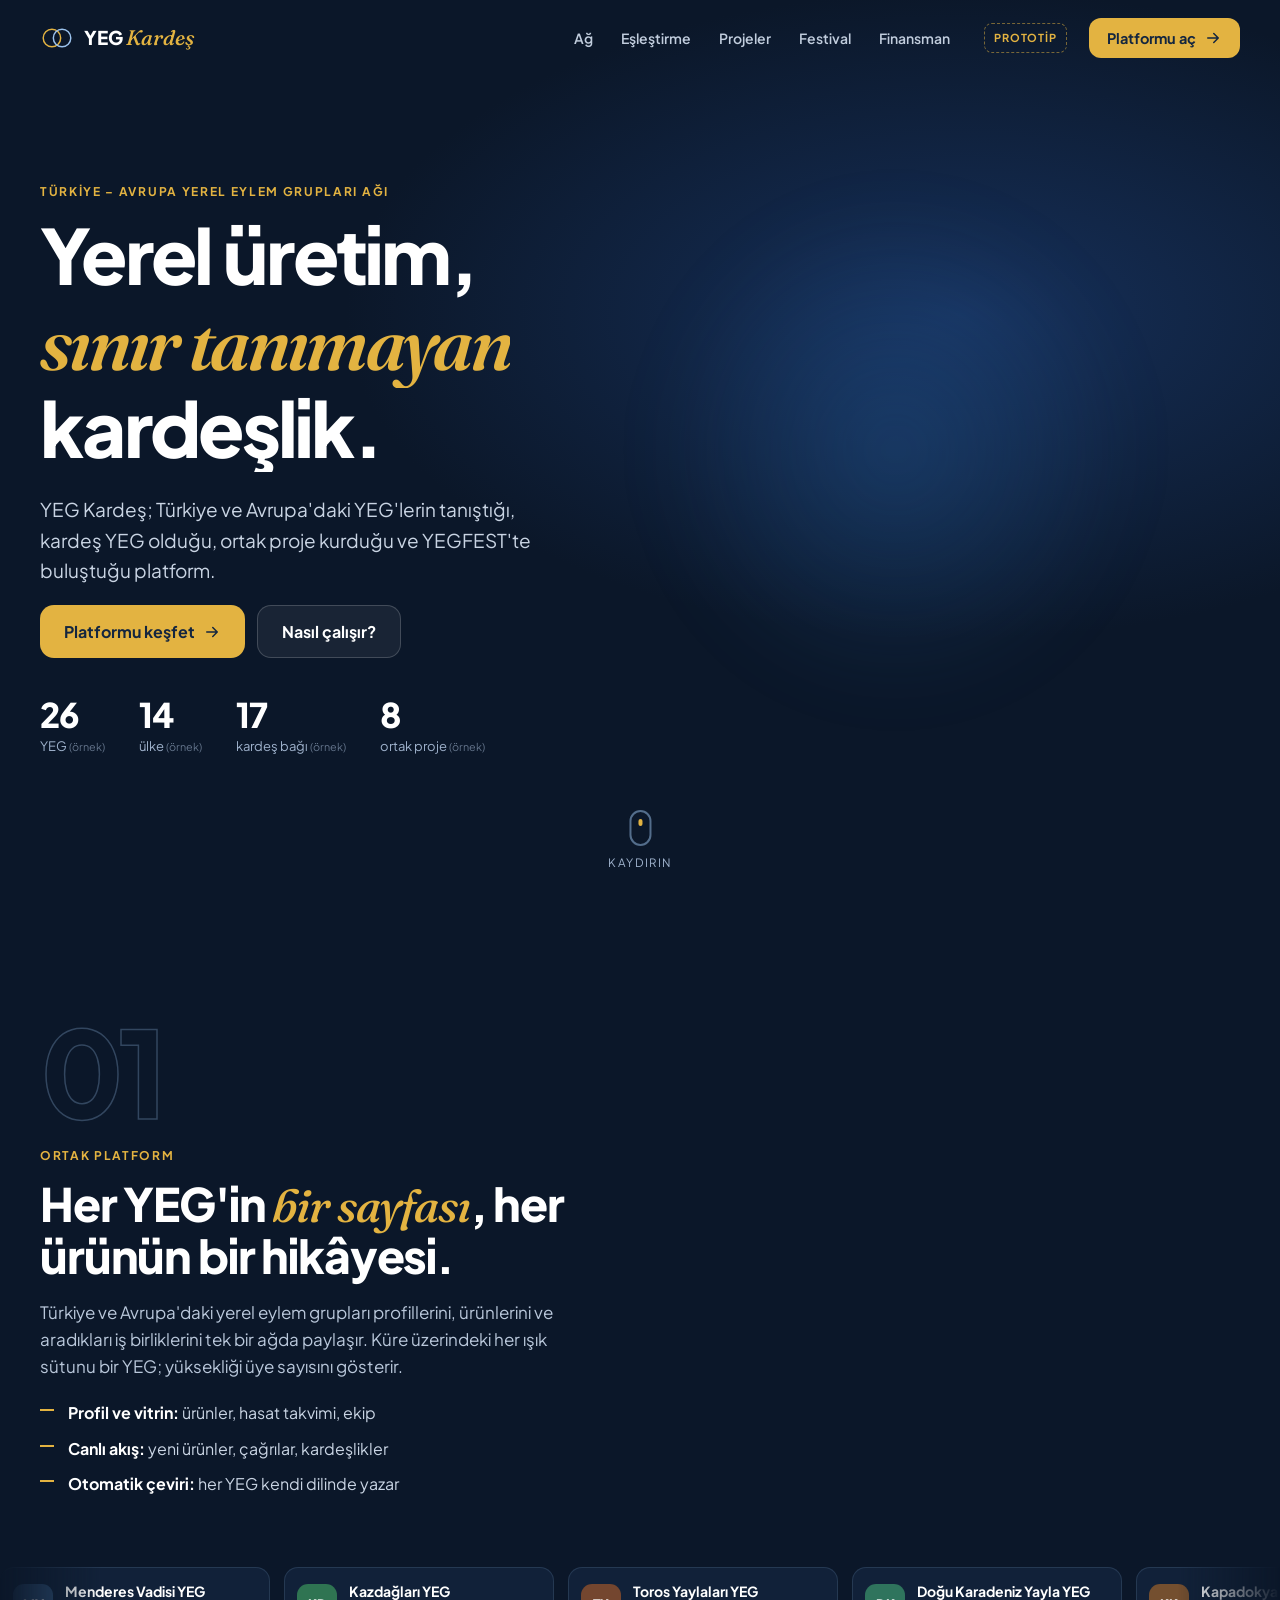
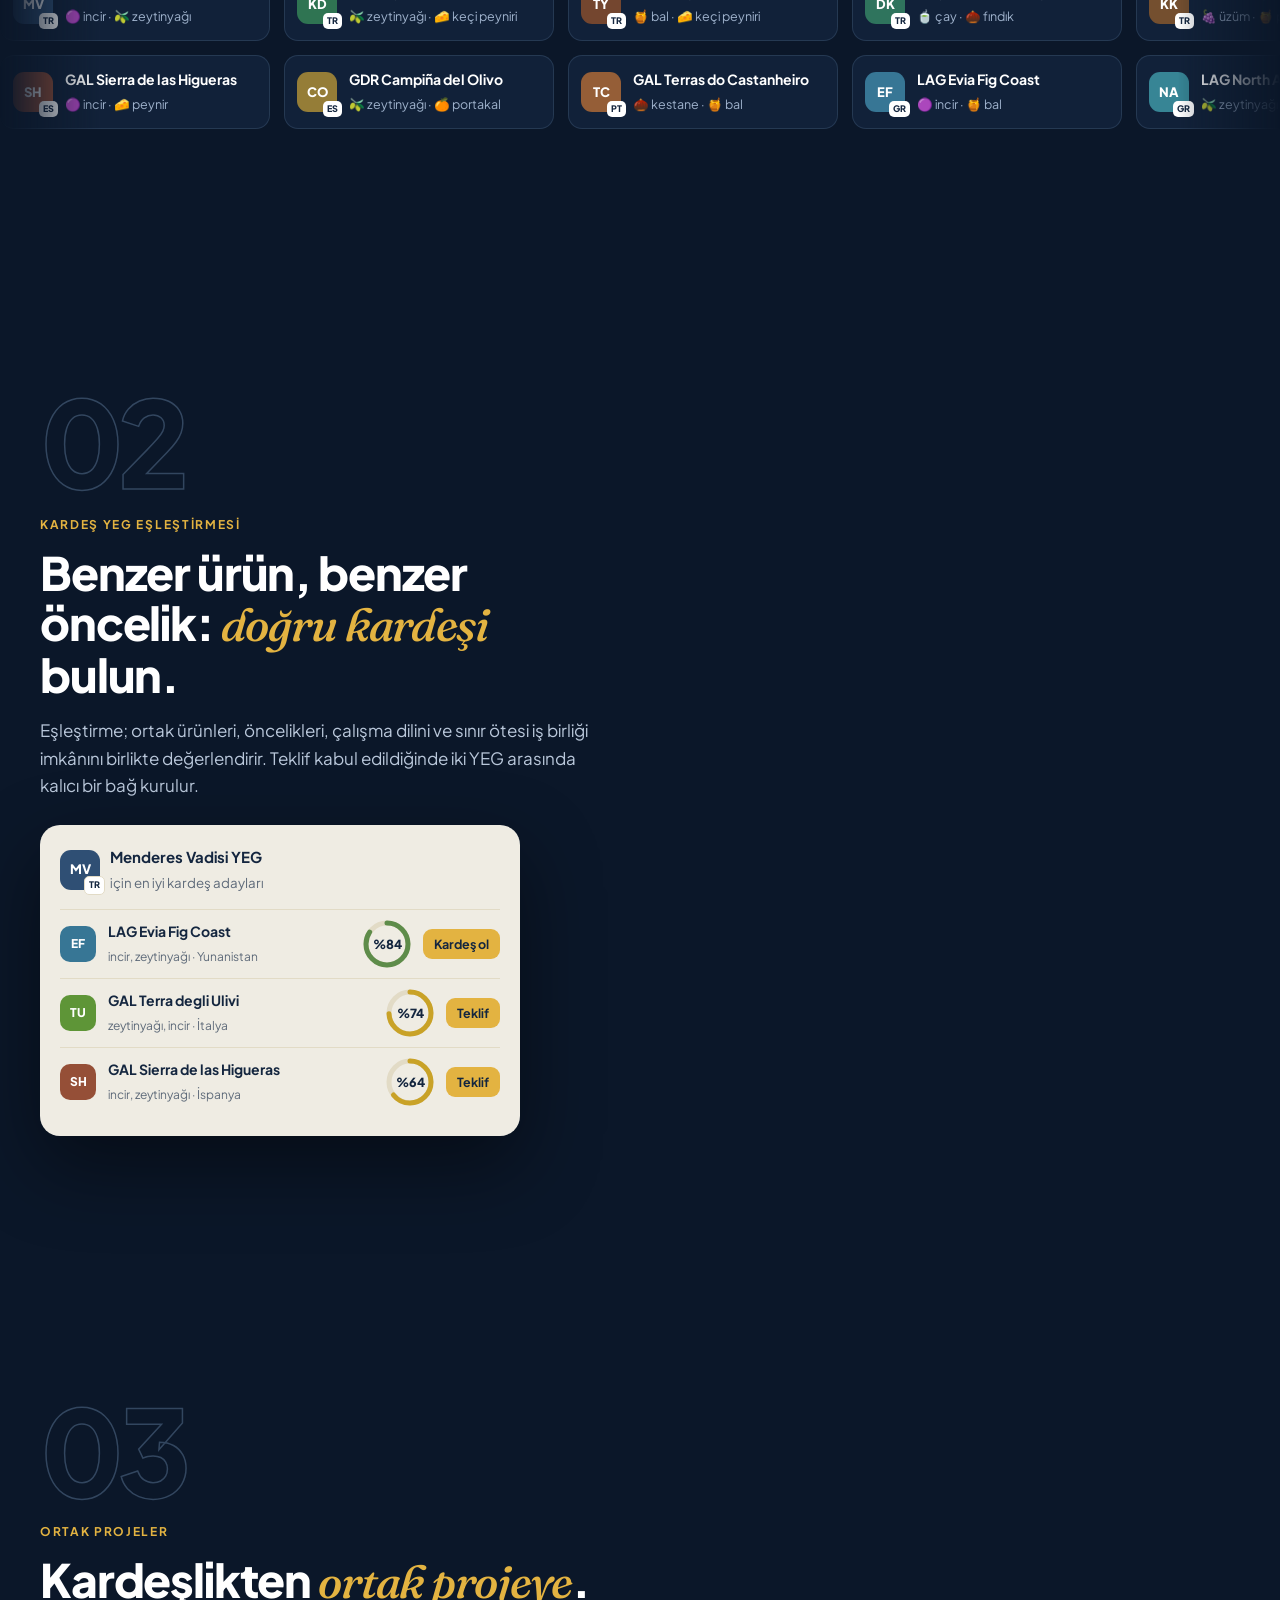
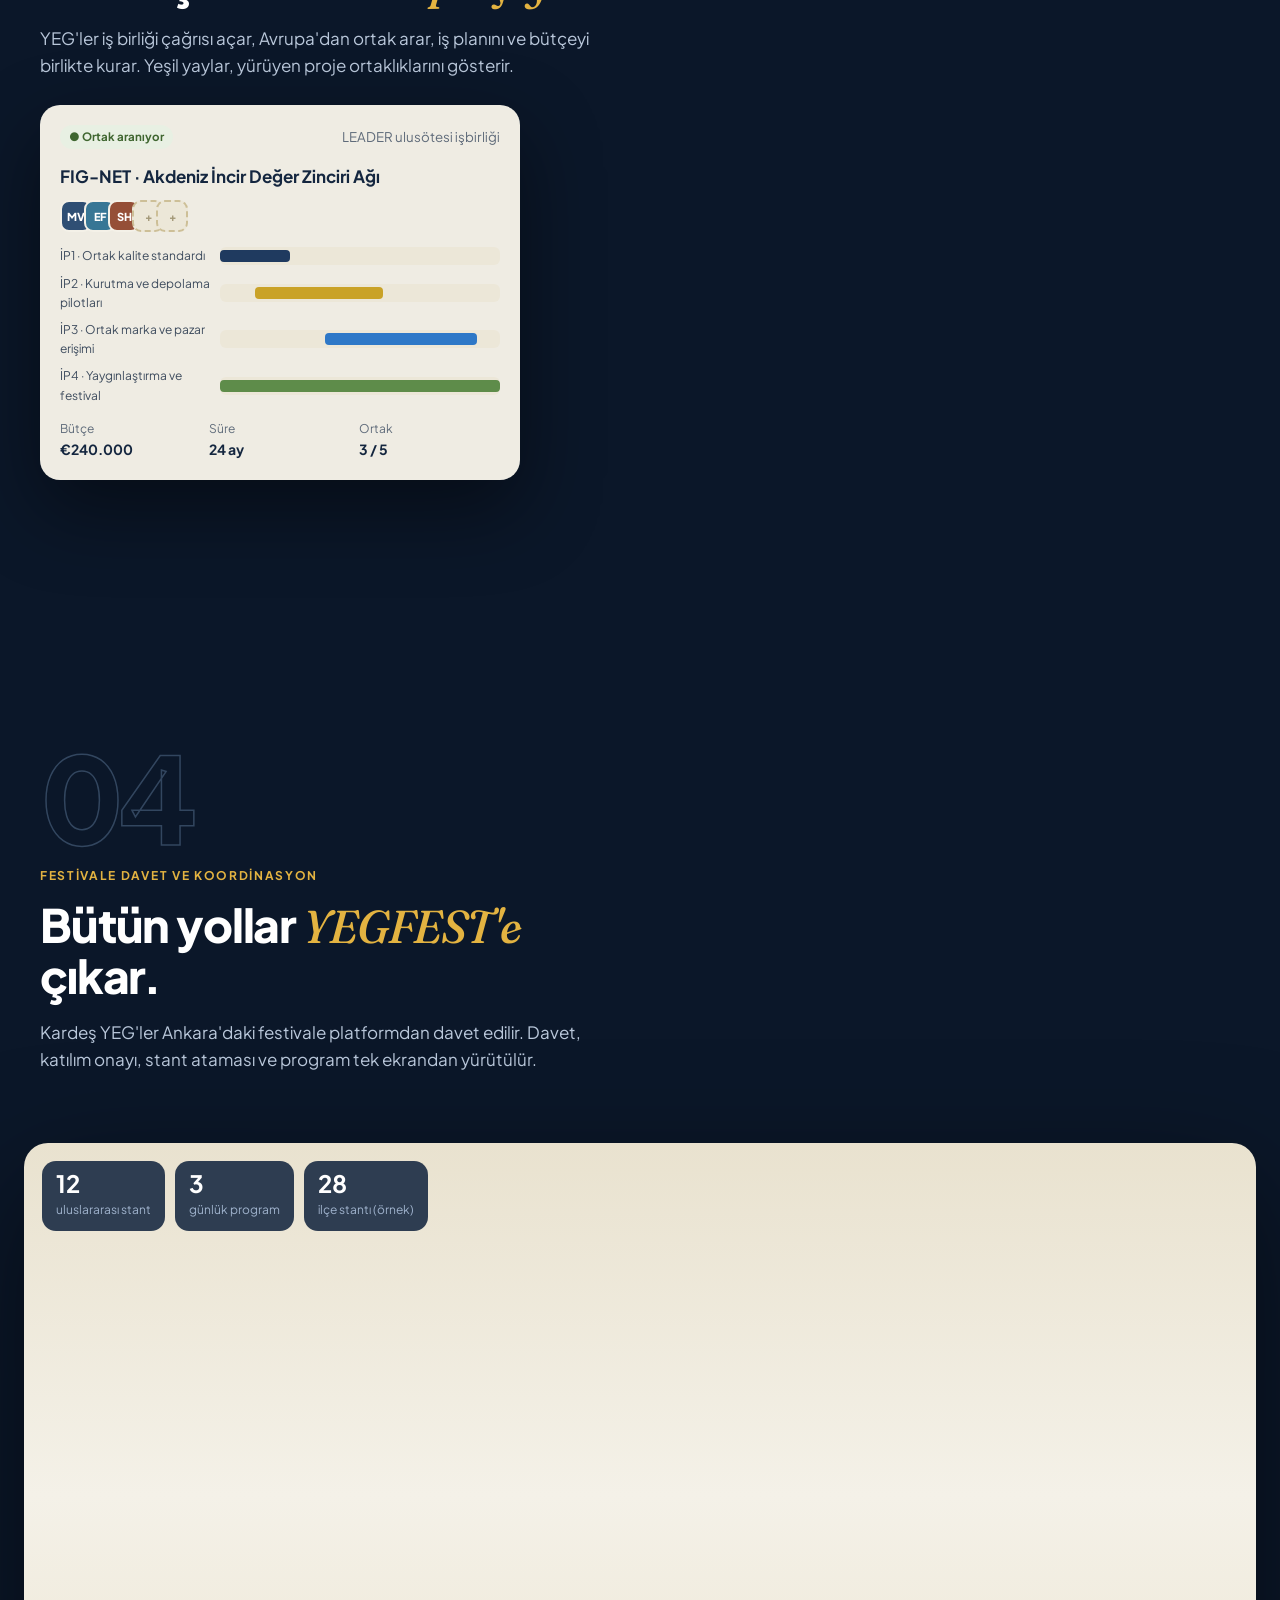
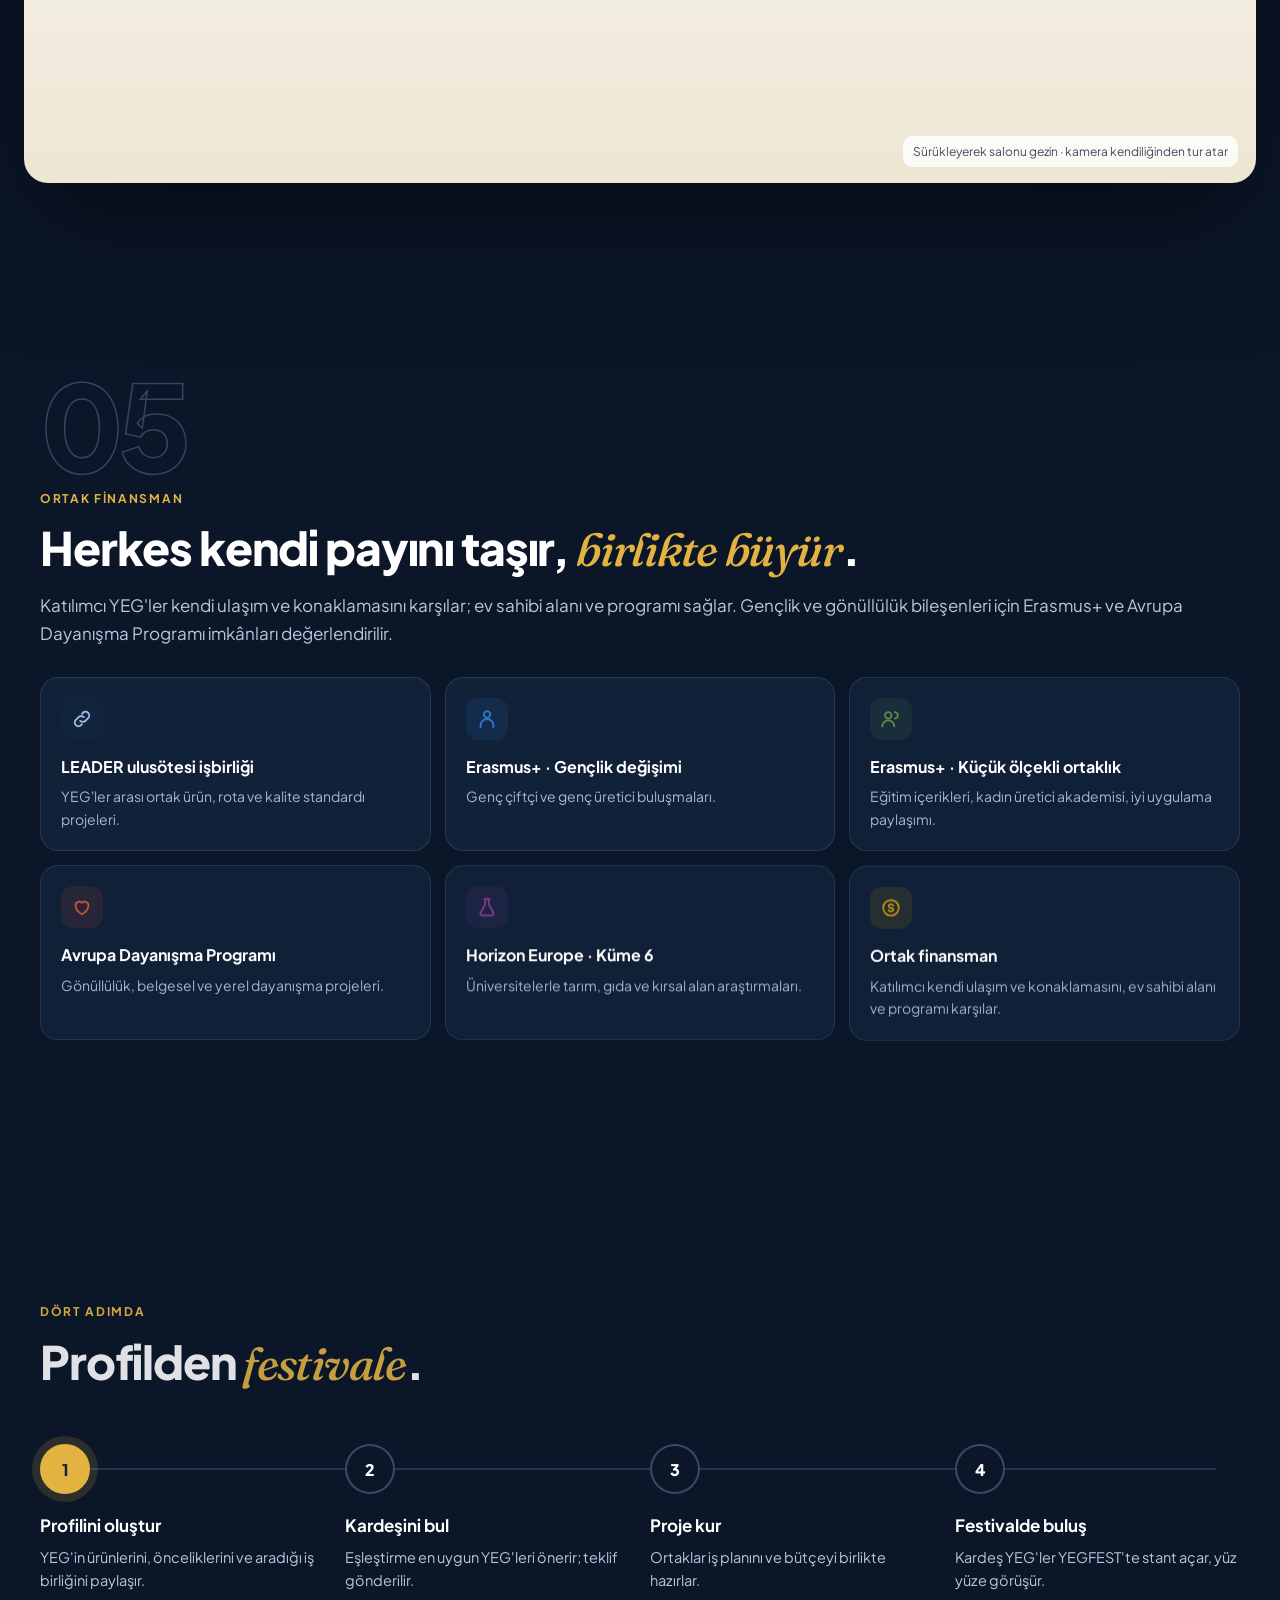
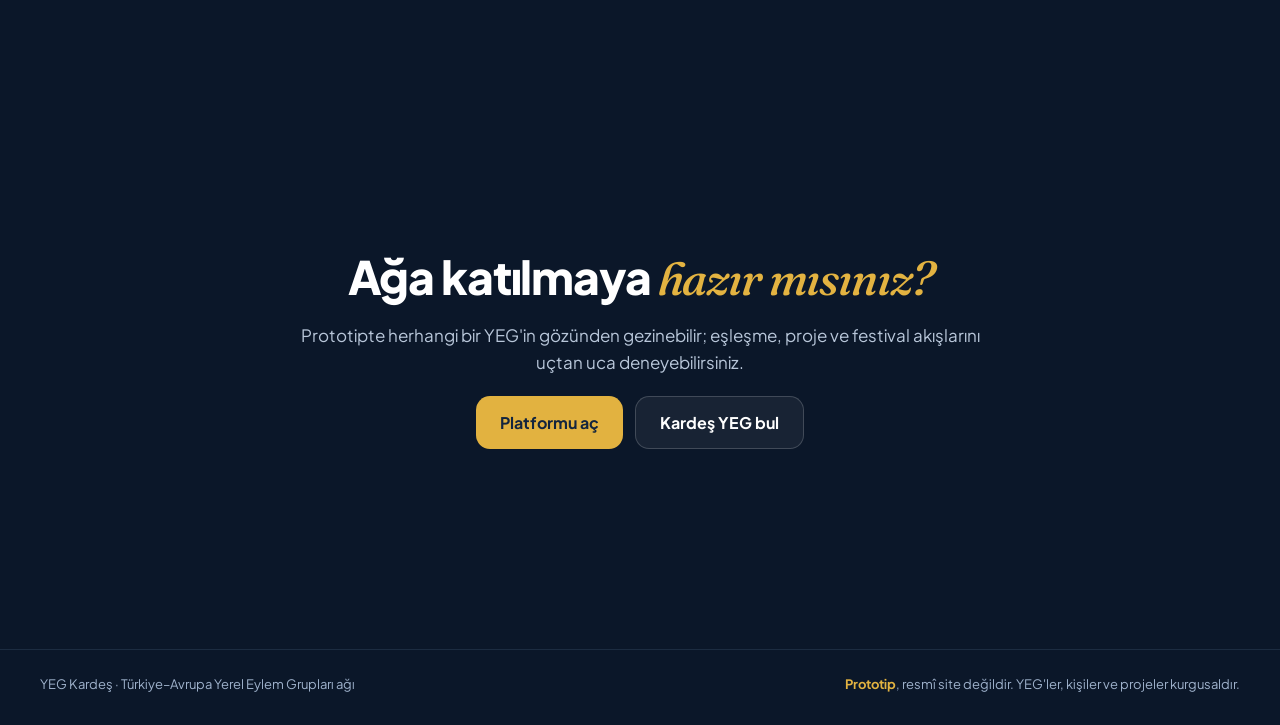
<file: index.html>
<!doctype html>
<html lang="tr">
<head>
<meta charset="utf-8">
<meta name="viewport" content="width=device-width, initial-scale=1">
<title>YEG Kardeş · Türkiye–Avrupa YEG Ağı</title>
<meta name="description" content="YEG Kardeş: Türkiye ve Avrupa'daki Yerel Eylem Gruplarının tanıştığı, kardeş YEG olduğu, ortak proje kurduğu ve YEGFEST'te buluştuğu platform. Prototip.">
<meta name="robots" content="noindex">
<meta name="theme-color" content="#0B1729">
<link rel="icon" href="assets/favicon.svg" type="image/svg+xml">
<link rel="preconnect" href="https://fonts.googleapis.com">
<link rel="preconnect" href="https://fonts.gstatic.com" crossorigin>
<link href="https://fonts.googleapis.com/css2?family=Fraunces:ital,opsz,wght@1,9..144,500;1,9..144,600&family=Plus+Jakarta+Sans:wght@400;500;600;700;800&display=swap" rel="stylesheet">
<link rel="stylesheet" href="css/uc3.css">
<link rel="stylesheet" href="css/landing.css">
<script>document.documentElement.classList.add('js')</script>
<script type="importmap">{ "imports": { "three": "./vendor/three.module.min.js" } }</script>
</head>
<body>

<div class="ilerleme-cubuk" id="ilerleme"></div>
<div class="kure-sabit" id="kureSabit"><div class="kure-isik"></div></div>

<header class="ust-nav" id="ustNav">
  <a class="marka" href="#giris">
    <svg width="34" height="26" viewBox="0 0 74 54" fill="none" stroke-width="3.2"><circle cx="26" cy="27" r="19" stroke="#E3B341"/><circle cx="48" cy="27" r="19" stroke="#9CC3EE"/></svg>
    <span>YEG <em>Kardeş</em></span>
  </a>
  <nav>
    <a href="#ag">Ağ</a><a href="#eslesme">Eşleştirme</a><a href="#projeler">Projeler</a><a href="#festival">Festival</a><a href="#finansman">Finansman</a>
  </nav>
  <span class="proto">Prototip</span>
  <a class="btn altin" href="platform.html">Platformu aç <svg class="i" viewBox="0 0 24 24"><path d="M5 12h14M13 6l6 6-6 6"/></svg></a>
</header>

<main>
  <!-- GİRİŞ -->
  <section class="hero" id="giris" data-sahne="giris">
    <div class="ic">
      <div class="ust-etiket r">Türkiye – Avrupa Yerel Eylem Grupları Ağı</div>
      <h1 class="baslik-anim">Yerel üretim, <em>sınır tanımayan</em> kardeşlik.</h1>
      <p class="lead r">YEG Kardeş; Türkiye ve Avrupa'daki YEG'lerin tanıştığı, kardeş YEG olduğu, ortak proje kurduğu ve YEGFEST'te buluştuğu platform.</p>
      <div class="eylem r">
        <a class="btn altin buyuk miknatis" href="platform.html">Platformu keşfet <svg class="i" viewBox="0 0 24 24"><path d="M5 12h14M13 6l6 6-6 6"/></svg></a>
        <a class="btn hayalet buyuk" href="#ag">Nasıl çalışır?</a>
      </div>
      <div class="sayilar r" id="sayilar"></div>
    </div>
    <a class="kaydir-ipucu" href="#ag"><span></span>Kaydırın</a>
  </section>

  <!-- 01 AĞ -->
  <section class="bolum" id="ag" data-sahne="ag">
    <div class="ic">
      <div class="no r">01</div>
      <div class="ust-etiket r">Ortak platform</div>
      <h2 class="r">Her YEG'in <em>bir sayfası</em>, her ürünün bir hikâyesi.</h2>
      <p class="r">Türkiye ve Avrupa'daki yerel eylem grupları profillerini, ürünlerini ve aradıkları iş birliklerini tek bir ağda paylaşır. Küre üzerindeki her ışık sütunu bir YEG; yüksekliği üye sayısını gösterir.</p>
      <ul class="liste r">
        <li><b>Profil ve vitrin:</b> ürünler, hasat takvimi, ekip</li>
        <li><b>Canlı akış:</b> yeni ürünler, çağrılar, kardeşlikler</li>
        <li><b>Otomatik çeviri:</b> her YEG kendi dilinde yazar</li>
      </ul>
    </div>
    <div class="serit" id="yegSerit"></div>
  </section>

  <!-- 02 EŞLEŞTİRME -->
  <section class="bolum" id="eslesme" data-sahne="esles">
    <div class="ic">
      <div class="no r">02</div>
      <div class="ust-etiket r">Kardeş YEG eşleştirmesi</div>
      <h2 class="r">Benzer ürün, benzer öncelik: <em>doğru kardeşi</em> bulun.</h2>
      <p class="r">Eşleştirme; ortak ürünleri, öncelikleri, çalışma dilini ve sınır ötesi iş birliği imkânını birlikte değerlendirir. Teklif kabul edildiğinde iki YEG arasında kalıcı bir bağ kurulur.</p>
      <div class="mock-kart r" id="eslesMock"></div>
    </div>
  </section>

  <!-- 03 PROJELER -->
  <section class="bolum" id="projeler" data-sahne="proje">
    <div class="ic">
      <div class="no r">03</div>
      <div class="ust-etiket r">Ortak projeler</div>
      <h2 class="r">Kardeşlikten <em>ortak projeye</em>.</h2>
      <p class="r">YEG'ler iş birliği çağrısı açar, Avrupa'dan ortak arar, iş planını ve bütçeyi birlikte kurar. Yeşil yaylar, yürüyen proje ortaklıklarını gösterir.</p>
      <div class="mock-kart r" id="projeMock"></div>
    </div>
  </section>

  <!-- 04 FESTİVAL -->
  <section class="bolum festival-bolum" id="festival" data-sahne="fest">
    <div class="ic">
      <div class="no r">04</div>
      <div class="ust-etiket r">Festivale davet ve koordinasyon</div>
      <h2 class="r">Bütün yollar <em>YEGFEST'e</em> çıkar.</h2>
      <p class="r">Kardeş YEG'ler Ankara'daki festivale platformdan davet edilir. Davet, katılım onayı, stant ataması ve program tek ekrandan yürütülür.</p>
    </div>
    <div class="salon-sahne r" id="salonSahne">
      <div class="salon-rozetler">
        <div><b data-say="12">0</b><span>uluslararası stant</span></div>
        <div><b data-say="3">0</b><span>günlük program</span></div>
        <div><b data-say="28">0</b><span>ilçe stantı (örnek)</span></div>
      </div>
      <div class="salon-not">Sürükleyerek salonu gezin · kamera kendiliğinden tur atar</div>
    </div>
  </section>

  <!-- 05 FİNANSMAN -->
  <section class="bolum" id="finansman" data-sahne="fon">
    <div class="ic genis">
      <div class="no r">05</div>
      <div class="ust-etiket r">Ortak finansman</div>
      <h2 class="r">Herkes kendi payını taşır, <em>birlikte büyür</em>.</h2>
      <p class="r">Katılımcı YEG'ler kendi ulaşım ve konaklamasını karşılar; ev sahibi alanı ve programı sağlar. Gençlik ve gönüllülük bileşenleri için Erasmus+ ve Avrupa Dayanışma Programı imkânları değerlendirilir.</p>
      <div class="fon-izgara" id="fonIzgara"></div>
    </div>
  </section>

  <!-- NASIL ÇALIŞIR -->
  <section class="nasil" id="nasil">
    <div class="ic genis">
      <div class="ust-etiket r">Dört adımda</div>
      <h2 class="r">Profilden <em>festivale</em>.</h2>
      <div class="adim-hat" id="adimHat"><div class="hat"><i id="hatDolu"></i></div></div>
    </div>
  </section>

  <!-- SON ÇAĞRI -->
  <section class="son-cagri">
    <div class="ic">
      <h2 class="r">Ağa katılmaya <em>hazır mısınız?</em></h2>
      <p class="r">Prototipte herhangi bir YEG'in gözünden gezinebilir; eşleşme, proje ve festival akışlarını uçtan uca deneyebilirsiniz.</p>
      <div class="eylem r"><a class="btn altin buyuk miknatis" href="platform.html">Platformu aç</a><a class="btn hayalet buyuk" href="platform.html#eslesme">Kardeş YEG bul</a></div>
    </div>
  </section>
</main>

<footer class="alt">
  <span>YEG Kardeş · Türkiye–Avrupa Yerel Eylem Grupları ağı</span>
  <span><b>Prototip</b>, resmî site değildir. YEG'ler, kişiler ve projeler kurgusaldır.</span>
</footer>

<script src="vendor/gsap.min.js"></script>
<script src="vendor/ScrollTrigger.min.js"></script>
<script src="js/data/veri.js"></script>
<script type="module" src="js/landing.js"></script>
</body>
</html>
</file>
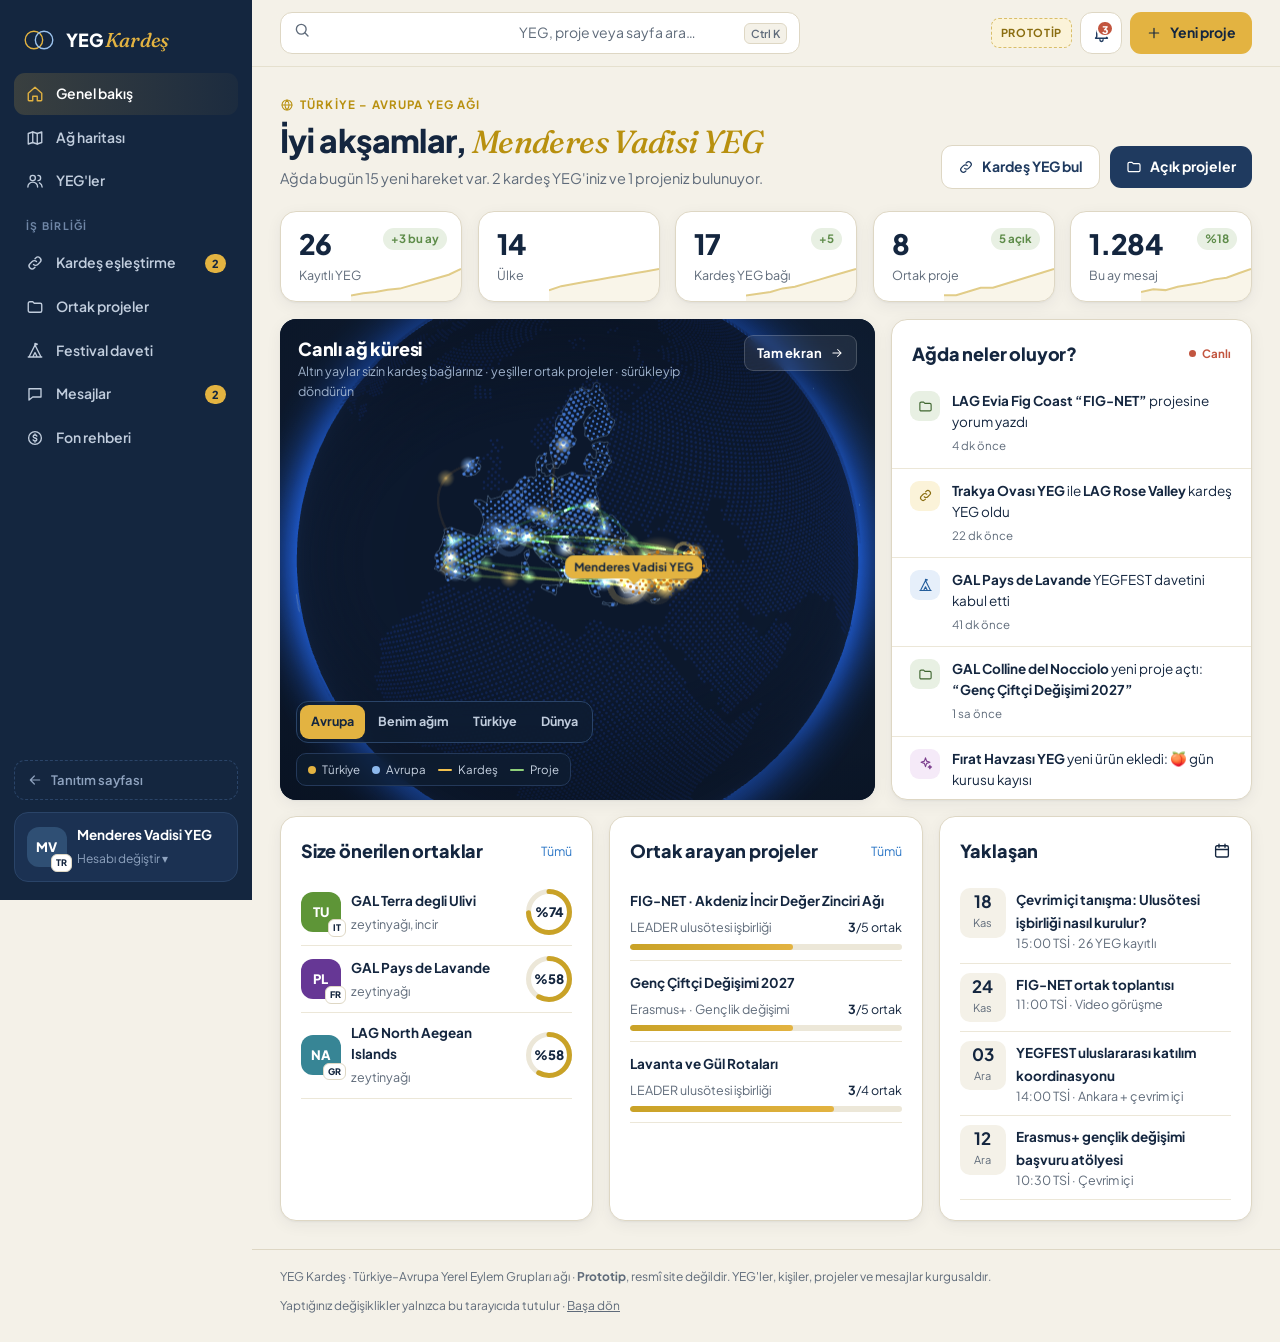
<file: platform.html>
<!doctype html>
<html lang="tr">
<head>
<meta charset="utf-8">
<meta name="viewport" content="width=device-width, initial-scale=1">
<title>YEG Kardeş · Platform</title>
<meta name="description" content="YEG Kardeş platformu: Türkiye ve Avrupa'daki Yerel Eylem Gruplarının tanıştığı, kardeş YEG olduğu ve ortak proje kurduğu ağ. Prototip.">
<meta name="robots" content="noindex">
<meta name="theme-color" content="#14263F">
<link rel="icon" href="assets/favicon.svg" type="image/svg+xml">
<link rel="preconnect" href="https://fonts.googleapis.com">
<link rel="preconnect" href="https://fonts.gstatic.com" crossorigin>
<link href="https://fonts.googleapis.com/css2?family=Fraunces:ital,opsz,wght@1,9..144,500;1,9..144,600&family=Plus+Jakarta+Sans:wght@400;500;600;700;800&display=swap" rel="stylesheet">
<link rel="stylesheet" href="css/app.css">
<link rel="stylesheet" href="css/uc3.css">
<script type="importmap">{ "imports": { "three": "./vendor/three.module.min.js" } }</script>
<script type="module" src="js/3d/index.js"></script>
</head>
<body>


<div id="splash">
  <div class="ic">
    <svg class="isaret" width="74" height="54" viewBox="0 0 74 54"><circle cx="26" cy="27" r="19" stroke="#E3B341"/><circle cx="48" cy="27" r="19" stroke="#9CC3EE"/></svg>
    <div class="ad">YEG <em>Kardeş</em></div>
    <div class="alt">Türkiye ve Avrupa'nın Yerel Eylem Grupları bir arada</div>
    <div class="bar"><i></i></div>
  </div>
</div>

<div class="app">
  <aside class="side" id="side">
    <div class="marka">
      <svg class="isaret" width="34" height="26" viewBox="0 0 74 54"><circle cx="26" cy="27" r="19" stroke="#E3B341"/><circle cx="48" cy="27" r="19" stroke="#9CC3EE"/></svg>
      <span>YEG <em>Kardeş</em></span>
    </div>
    <nav id="nav"></nav>
    <a class="tanitim-link" href="index.html"><svg class="i" viewBox="0 0 24 24" style="width:16px;height:16px"><path d="M19 12H5M11 6l-6 6 6 6"/></svg> Tanıtım sayfası</a>
    <div class="benkart" id="benKart" title="Hangi YEG adına gezdiğinizi değiştirin">
      <div id="benAv"></div>
      <div class="k"><b id="benAd"></b><span>Hesabı değiştir ▾</span></div>
      <select id="benSec" aria-label="Aktif YEG"></select>
    </div>
  </aside>
  <div class="perde" id="perde"></div>

  <main class="icerik">
    <div class="ust">
      <div class="ic">
        <button class="ikon-btn menu-btn" id="menuBtn" aria-label="Menü"></button>
        <div class="arama" id="aramaAc"><span id="aramaIk"></span><span>YEG, proje veya sayfa ara…</span><kbd>Ctrl K</kbd></div>
        <div class="sag">
          <span class="proto-rozet" title="Bu sayfa bir prototiptir. YEG'ler, kişiler, projeler ve mesajlar kurgusaldır.">Prototip</span>
          <div style="position:relative">
            <button class="ikon-btn" id="zilBtn" aria-label="Bildirimler"></button>
            <div class="acilir" id="zilPanel"></div>
          </div>
          <a class="btn altin" href="#proje-olustur" id="yeniProjeBtn"></a>
        </div>
      </div>
    </div>
    <div id="view"></div>
    <footer class="alt-bilgi">
      <span>YEG Kardeş · Türkiye–Avrupa Yerel Eylem Grupları ağı · <b>Prototip</b>, resmî site değildir. YEG'ler, kişiler, projeler ve mesajlar kurgusaldır.</span>
      <span>Yaptığınız değişiklikler yalnızca bu tarayıcıda tutulur · <a href="#" id="sifirla">Başa dön</a></span>
    </footer>
  </main>
</div>

<div class="palet" id="palet"><div class="ic"><input type="search" id="paletGir" placeholder="YEG, proje, ürün veya sayfa ara…" autocomplete="off"><div class="sonuc" id="paletSonuc"></div></div></div>
<div class="toast-kap" id="toastKap"></div>
<canvas id="konfeti"></canvas>


<script src="js/data/harita2d.js"></script>
<script src="js/data/veri.js"></script>
<script src="js/platform/ikonlar.js"></script>
<script src="js/platform/durum.js"></script>
<script src="js/platform/ui.js"></script>
<script src="js/platform/harita2d.js"></script>
<script src="js/platform/akis.js"></script>
<script src="js/platform/sayfalar/_cekirdek.js"></script>
<script src="js/platform/sayfalar/genel.js"></script>
<script src="js/platform/sayfalar/harita.js"></script>
<script src="js/platform/sayfalar/yegler.js"></script>
<script src="js/platform/sayfalar/profil.js"></script>
<script src="js/platform/sayfalar/teklif.js"></script>
<script src="js/platform/sayfalar/eslesme.js"></script>
<script src="js/platform/sayfalar/projeler.js"></script>
<script src="js/platform/sayfalar/proje-olustur.js"></script>
<script src="js/platform/sayfalar/festival.js"></script>
<script src="js/platform/sayfalar/mesajlar.js"></script>
<script src="js/platform/sayfalar/fon.js"></script>
<script src="js/platform/uc3.js"></script>
<script src="js/platform/uygulama.js"></script>
</body>
</html>
</file>
<file: css/uc3.css>
/* =====================================================================
   3D görünümler, segment düğmeleri, kart eğme efekti
===================================================================== */
.kure-kap{position:relative;background:radial-gradient(110% 90% at 65% 30%,#1D3A63 0%,#14263F 50%,#0B1729 100%);overflow:hidden;border-radius:var(--r)}
.kure-kap::after{content:"";position:absolute;inset:0;pointer-events:none;background:radial-gradient(60% 50% at 50% 50%,transparent 60%,rgba(8,16,30,.55) 100%)}
.kure-kok{opacity:0;transition:opacity 1.2s var(--ease)}
.kure-kok.hazir{opacity:1}
.kure-kart{overflow:hidden;padding:0;border:0;background:#14263F}
.kure-kart .kure-kap{height:100%;min-height:470px;border-radius:var(--r)}
.kure-ust{position:absolute;left:18px;right:18px;top:16px;display:flex;justify-content:space-between;align-items:flex-start;gap:12px;z-index:3;pointer-events:none}
.kure-ust>*{pointer-events:auto}
.kure-alt{position:absolute;left:16px;right:16px;bottom:14px;display:flex;justify-content:space-between;align-items:flex-end;gap:10px;flex-wrap:wrap;z-index:3;pointer-events:none}
.kure-alt>*{pointer-events:auto}
.kure-lejant{display:flex;gap:12px;flex-wrap:wrap;font-size:11.5px;color:#C9D4E3;background:rgba(15,30,51,.7);border:1px solid #24395A;border-radius:10px;padding:7px 11px;backdrop-filter:blur(6px)}
.kure-lejant b{display:inline-block;width:8px;height:8px;border-radius:50%;margin-right:6px;vertical-align:0}
.kure-lejant i{display:inline-block;width:14px;height:2px;margin-right:6px;vertical-align:3px;border-radius:2px}
.cam-btn{background:rgba(255,255,255,.08);color:#fff;border:1px solid rgba(255,255,255,.18);backdrop-filter:blur(6px)}
.cam-btn:hover{background:rgba(255,255,255,.16)}

.kure-etiketler{position:absolute;inset:0;pointer-events:none;z-index:2}
.kure-etiket{position:absolute;left:0;top:0;white-space:nowrap;font:700 11.5px/1 "Plus Jakarta Sans",system-ui,sans-serif;color:#fff;background:rgba(15,30,51,.78);border:1px solid rgba(156,195,238,.35);padding:5px 8px;border-radius:8px;transition:opacity .25s;backdrop-filter:blur(4px)}
.kure-etiket.ben{background:#E3B341;color:#14263F;border-color:#E3B341}
.kure-etiket::after{content:"";position:absolute;left:50%;bottom:-5px;width:8px;height:8px;background:inherit;border-right:inherit;border-bottom:inherit;transform:translateX(-50%) rotate(45deg)}
.kure-ipucu{position:absolute;z-index:4;pointer-events:none;background:#fff;color:#14263F;border-radius:12px;padding:10px 12px;box-shadow:0 12px 40px rgba(0,0,0,.35);font-size:12.5px;min-width:200px;max-width:260px;opacity:0;transform:translate(14px,-50%) scale(.96);transition:opacity .15s,transform .15s}
.kure-ipucu.on{opacity:1;transform:translate(14px,-50%)}
.kure-ipucu b{display:block;font-size:13.5px}
.kure-ipucu span{display:block;color:#5F6B7A}
.kure-ipucu .ur{margin-top:6px}
.kure-ipucu small{display:block;color:#5F6B7A;margin-top:4px;font-size:11px}
.webgl-yok{position:absolute;inset:0;display:flex;flex-direction:column;align-items:center;justify-content:center;gap:8px;color:#C9D4E3;text-align:center;padding:20px}
.webgl-yok b{color:#fff}

.segment{display:inline-flex;gap:2px;padding:3px;border-radius:12px;background:rgba(15,30,51,.72);border:1px solid #2A4468;backdrop-filter:blur(8px)}
.segment button{border:0;background:transparent;color:#C1CDDD;font-weight:700;font-size:12.5px;padding:7px 11px;border-radius:9px;cursor:pointer;display:inline-flex;gap:6px;align-items:center;transition:all .2s;white-space:nowrap}
.segment button:hover{color:#fff}
.segment button.on{background:#E3B341;color:#14263F}
.segment.acik{background:var(--beyaz);border-color:var(--cizgi)}
.segment.acik button{color:var(--soluk)}
.segment.acik button.on{background:var(--lacivert);color:#fff}

/* Festival 3D */
.salon-kart{padding:0;overflow:hidden}
.salon-kap{position:relative;height:min(620px,72vh);min-height:420px;background:linear-gradient(180deg,#E9E2CF 0%,#F4F1E8 55%,#EDE6D3 100%)}
.salon-ust{position:absolute;left:14px;right:14px;top:14px;display:flex;justify-content:space-between;gap:10px;flex-wrap:wrap;z-index:3;pointer-events:none}
.salon-ust>*{pointer-events:auto}
.salon-ust .cam{background:rgba(20,38,63,.86)}
.salon-pop{position:absolute;right:14px;bottom:14px;width:320px;max-width:calc(100% - 28px);background:#fff;border:1px solid var(--cizgi);border-radius:16px;box-shadow:var(--g2);padding:14px;z-index:4;opacity:0;transform:translateY(12px);pointer-events:none;transition:all .3s var(--ease)}
.salon-pop.on{opacity:1;transform:none;pointer-events:auto}
.stant-liste{display:grid;grid-template-columns:repeat(2,minmax(0,1fr));gap:8px}
@media(max-width:640px){.stant-liste{grid-template-columns:1fr}}
.stant-s{display:flex;align-items:center;gap:8px;border:1px solid var(--cizgi);background:#FDFCF8;border-radius:11px;padding:8px 10px;cursor:pointer;text-align:left;min-width:0;transition:border-color .2s,transform .15s}
.stant-s:hover{border-color:var(--altin);transform:translateY(-1px)}
.stant-s.dolu{background:#FFFBEF;border-color:#EBD9A0}
.stant-s .no{font-size:11px;font-weight:800;color:var(--soluk);flex:none}
.stant-s .ad{font-size:12.5px;font-weight:700;white-space:nowrap;overflow:hidden;text-overflow:ellipsis}

/* Kart eğme efekti */
.yk,.pk,.kpi,.esles-kart,.fon{transform-style:preserve-3d;will-change:transform;position:relative}
.yk::after,.pk::after,.esles-kart::after,.fon::after{content:"";position:absolute;inset:0;border-radius:inherit;pointer-events:none;background:radial-gradient(420px circle at var(--gx,50%) var(--gy,0%),rgba(255,255,255,.55),transparent 45%);opacity:0;transition:opacity .3s;mix-blend-mode:soft-light}
.yk:hover::after,.pk:hover::after,.esles-kart:hover::after,.fon:hover::after{opacity:1}

.tanitim-link{display:flex;align-items:center;gap:8px;margin:8px 0 0;padding:9px 12px;border-radius:11px;color:#8FA3BF;font-size:13px;font-weight:600;border:1px dashed #2A4468;transition:all .2s}
.tanitim-link:hover{color:#fff;border-color:#3F5F8A}

@media(max-width:1100px){.kure-kart .kure-kap{min-height:400px}}
@media(max-width:640px){.kure-lejant{display:none}.kure-kart .kure-kap{min-height:380px}.salon-kap{height:440px}}
@media (prefers-reduced-motion: reduce){.yk,.pk,.kpi,.esles-kart,.fon{transform:none!important}}
.kure-ust .btn{flex:none}
</file>
<file: css/landing.css>
/* =====================================================================
   YEG Kardeş · Tanıtım sayfası
===================================================================== */
:root{
  --krem:#F4F1E8;--krem2:#ECE7D8;--beyaz:#fff;
  --lacivert:#1F3A5F;--koyu:#14263F;--gece:#0B1729;
  --altin:#C9A227;--altin-k:#B8900F;--altin-a:#E3B341;
  --mavi:#2E78C7;--yesil:#5E8C4A;--soluk:#9FB2CC;--cizgi:#24395A;
  --r:18px;--g2:0 20px 60px rgba(0,0,0,.35);--ease:cubic-bezier(.2,.8,.2,1);
}
*{box-sizing:border-box}
html{scroll-behavior:smooth;overflow-x:hidden}
body{margin:0;background:var(--gece);color:#E6ECF4;font:400 16px/1.6 "Plus Jakarta Sans",system-ui,sans-serif;-webkit-font-smoothing:antialiased;overflow-x:hidden}
em{font-family:"Fraunces",Georgia,serif;font-style:italic;font-weight:500;color:var(--altin-a)}
a{color:inherit;text-decoration:none}
svg.i{width:18px;height:18px;fill:none;stroke:currentColor;stroke-width:2;stroke-linecap:round;stroke-linejoin:round}

.ilerleme-cubuk{position:fixed;left:0;top:0;height:3px;width:100%;transform-origin:left;transform:scaleX(0);background:linear-gradient(90deg,var(--altin),var(--altin-a),#9CC3EE);z-index:60}

/* Sabit küre */
.kure-sabit{position:fixed;top:0;right:0;width:60vw;height:100vh;z-index:0;transition:opacity 1s var(--ease),transform 1.2s var(--ease)}
.kure-sabit.soluk{opacity:.18}
.kure-sabit.gizli{opacity:0;transform:scale(.92)}
.kure-isik{position:absolute;inset:10% 5%;background:radial-gradient(closest-side,rgba(46,120,199,.25),transparent 70%);filter:blur(30px);pointer-events:none}
body::before{content:"";position:fixed;inset:0;background:radial-gradient(80% 60% at 75% 35%,#16305A 0%,#0B1729 60%);z-index:-1}

/* Üst menü */
.ust-nav{position:fixed;left:0;right:0;top:0;z-index:50;display:flex;align-items:center;gap:22px;padding:18px 40px;transition:background .3s,padding .3s,border-color .3s;border-bottom:1px solid transparent}
.ust-nav.dolu{background:rgba(11,23,41,.78);backdrop-filter:blur(14px);-webkit-backdrop-filter:blur(14px);padding:12px 40px;border-color:rgba(156,195,238,.12)}
.marka{display:flex;align-items:center;gap:10px;font-weight:800;font-size:19px;color:#fff}
.marka em{font-size:21px}
.ust-nav nav{display:flex;gap:4px;margin-left:auto}
.ust-nav nav a{padding:8px 12px;border-radius:9px;color:#C1CDDD;font-weight:600;font-size:14px;transition:all .2s}
.ust-nav nav a:hover,.ust-nav nav a.on{color:#fff;background:rgba(255,255,255,.07)}
.proto{font-size:11px;font-weight:700;letter-spacing:.08em;text-transform:uppercase;color:var(--altin-a);border:1px dashed rgba(227,179,65,.5);border-radius:8px;padding:5px 9px}

.btn{display:inline-flex;align-items:center;gap:8px;border:0;border-radius:12px;padding:11px 18px;font:700 14.5px "Plus Jakarta Sans",sans-serif;cursor:pointer;transition:transform .2s var(--ease),background .2s,box-shadow .2s;white-space:nowrap}
.btn.altin{background:var(--altin-a);color:var(--koyu)}
.btn.altin:hover{background:#F0C65A;box-shadow:0 10px 30px rgba(227,179,65,.35)}
.btn.hayalet{background:rgba(255,255,255,.06);color:#fff;border:1px solid rgba(255,255,255,.18)}
.btn.hayalet:hover{background:rgba(255,255,255,.12)}
.btn.buyuk{padding:15px 24px;font-size:16px;border-radius:14px}

main{position:relative;z-index:1}
section{position:relative}
.ic{max-width:560px;margin-left:max(40px,calc((100vw - 1280px)/2 + 40px));position:relative}
.ic.genis{max-width:1200px;margin-right:auto}
.ust-etiket{font-size:12px;font-weight:700;letter-spacing:.14em;text-transform:uppercase;color:var(--altin-a);margin-bottom:14px}
h1{font-size:clamp(40px,6vw,76px);line-height:1.03;letter-spacing:-.035em;margin:0 0 22px;font-weight:800;color:#fff}
h1 em{font-weight:600}
h2{font-size:clamp(30px,3.6vw,48px);line-height:1.08;letter-spacing:-.025em;margin:0 0 18px;font-weight:800;color:#fff}
p{color:#B9C7DA;margin:0 0 20px;font-size:17px}
.lead{font-size:19px;color:#C9D4E3;max-width:520px}

.hero{min-height:100vh;display:flex;align-items:center;padding:120px 0 80px}
.eylem{display:flex;gap:12px;flex-wrap:wrap;margin:8px 0 40px}
.sayilar{display:flex;gap:34px;flex-wrap:wrap}
.sayilar div b{display:block;font-size:34px;font-weight:800;color:#fff;letter-spacing:-.02em;line-height:1}
.sayilar div span{font-size:13px;color:var(--soluk)}
.kaydir-ipucu{position:absolute;left:50%;bottom:28px;transform:translateX(-50%);display:flex;flex-direction:column;align-items:center;gap:8px;font-size:11.5px;letter-spacing:.12em;text-transform:uppercase;color:var(--soluk)}
.kaydir-ipucu span{width:22px;height:36px;border:2px solid rgba(156,195,238,.5);border-radius:12px;position:relative}
.kaydir-ipucu span::after{content:"";position:absolute;left:50%;top:7px;width:4px;height:7px;border-radius:2px;background:var(--altin-a);transform:translateX(-50%);animation:tekerlek 1.8s infinite}
@keyframes tekerlek{0%{opacity:0;transform:translate(-50%,0)}30%{opacity:1}100%{opacity:0;transform:translate(-50%,12px)}}

.baslik-anim .k{display:inline-block;overflow:hidden;vertical-align:top;padding-bottom:.08em}
.baslik-anim .k>span{display:inline-block;transform:translateY(105%)}

.bolum{min-height:100vh;padding:140px 0;display:flex;flex-direction:column;justify-content:center}
.no{font-size:120px;font-weight:800;line-height:.8;letter-spacing:-.05em;color:transparent;-webkit-text-stroke:1.5px rgba(156,195,238,.28);margin-bottom:10px}
.liste{list-style:none;padding:0;margin:0;display:grid;gap:10px}
.liste li{padding-left:28px;position:relative;color:#C9D4E3}
.liste li::before{content:"";position:absolute;left:0;top:9px;width:14px;height:2px;background:var(--altin-a)}
.liste b{color:#fff}

/* Şerit (YEG kartları) */
.serit{overflow:hidden;margin-top:70px;display:flex;flex-direction:column;gap:14px;mask-image:linear-gradient(90deg,transparent,#000 8%,#000 92%,transparent);-webkit-mask-image:linear-gradient(90deg,transparent,#000 8%,#000 92%,transparent)}
.serit .satir{display:flex;gap:14px;width:max-content;animation:kay 60s linear infinite}
.serit .satir.ters{animation-direction:reverse;animation-duration:70s}
.serit:hover .satir{animation-play-state:paused}
@keyframes kay{to{transform:translateX(-50%)}}
.mini{display:flex;gap:12px;align-items:center;padding:12px 16px 12px 12px;border-radius:14px;background:rgba(20,38,63,.75);border:1px solid rgba(156,195,238,.14);backdrop-filter:blur(8px);min-width:270px}
.mini .av{width:40px;height:40px;border-radius:11px;display:grid;place-items:center;color:#fff;font-weight:800;font-size:13px;flex:none;position:relative}
.mini .av i{position:absolute;right:-5px;bottom:-5px;background:#fff;color:var(--koyu);font-style:normal;font-size:9px;font-weight:800;border-radius:5px;padding:1px 4px}
.mini b{display:block;color:#fff;font-size:14px}
.mini span{font-size:12.5px;color:var(--soluk)}

/* Mock kartlar */
.mock-kart{margin-top:26px;background:rgba(244,241,232,.98);color:var(--koyu);border-radius:20px;padding:20px;box-shadow:0 30px 80px rgba(0,0,0,.45);max-width:480px;transform-style:preserve-3d}
.mock-kart .bas{display:flex;align-items:center;gap:10px;margin-bottom:14px}
.mock-kart h4{margin:0;font-size:15px}
.mock-kart small{color:#5F6B7A}
.esl{display:flex;align-items:center;gap:12px;padding:10px 0;border-top:1px solid #E2DBC6}
.mock-kart .bas .av{width:40px;height:40px;border-radius:11px;display:grid;place-items:center;color:#fff;font-weight:800;font-size:13px;flex:none;position:relative}
.mock-kart .bas .av i{position:absolute;right:-5px;bottom:-5px;background:#fff;color:var(--koyu);font-style:normal;font-size:9px;font-weight:800;border-radius:5px;padding:1px 4px;border:1px solid #E2DBC6}
.esl .av{width:36px;height:36px;border-radius:10px;display:grid;place-items:center;color:#fff;font-weight:800;font-size:12px;flex:none}
.esl .ad{flex:1;min-width:0}
.esl .ad b{display:block;font-size:14px}
.esl .ad span{font-size:12px;color:#5F6B7A}
.halka{width:48px;height:48px;position:relative;flex:none}
.halka svg{transform:rotate(-90deg)}
.halka circle.y{transition:stroke-dashoffset 1.4s var(--ease)}
.halka span{position:absolute;inset:0;display:grid;place-items:center;font-weight:800;font-size:12.5px}
.esl .btn{padding:7px 11px;font-size:12.5px;border-radius:9px}
.cip{display:inline-block;font-size:11.5px;font-weight:700;padding:3px 9px;border-radius:999px;background:#E8F0E3;color:#3F6630;margin-right:6px}
.ortaklar{display:flex;margin:10px 0 14px}
.ortaklar .av{width:32px;height:32px;border-radius:9px;display:grid;place-items:center;color:#fff;font-weight:800;font-size:11px;border:2px solid #F4F1E8;margin-left:-8px}
.ortaklar .av:first-child{margin-left:0}
.ortaklar .bos{background:#ECE7D8;color:#A39878;border:2px dashed #CDBF97}
.gantt{display:grid;gap:8px;margin-top:6px}
.gantt .s{display:grid;grid-template-columns:150px 1fr;gap:10px;align-items:center;font-size:12px;color:#3E4C5E}
.gantt .ray{height:18px;background:#ECE7D8;border-radius:6px;position:relative;overflow:hidden}
.gantt .ray i{position:absolute;top:3px;bottom:3px;border-radius:4px;transform-origin:left;transform:scaleX(0);transition:transform 1.1s var(--ease)}
.mock-kart.gorundu .gantt .ray i{transform:scaleX(1)}
.meta{display:grid;grid-template-columns:repeat(3,1fr);gap:8px;margin-top:14px;font-size:12px;color:#5F6B7A}
.meta b{display:block;color:var(--koyu);font-size:14px}

/* Festival */
.festival-bolum{padding-bottom:60px}
.salon-sahne{position:relative;margin:50px auto 0;width:min(1240px,calc(100% - 48px));height:min(640px,72vh);min-height:420px;border-radius:24px;overflow:hidden;background:linear-gradient(180deg,#E9E2CF 0%,#F4F1E8 55%,#EDE6D3 100%);box-shadow:0 40px 120px rgba(0,0,0,.5)}
.salon-rozetler{position:absolute;left:18px;top:18px;display:flex;gap:10px;z-index:3;flex-wrap:wrap;pointer-events:none}
.salon-rozetler div{background:rgba(20,38,63,.88);border-radius:14px;padding:10px 14px;backdrop-filter:blur(6px)}
.salon-rozetler b{display:block;font-size:24px;color:#fff;line-height:1}
.salon-rozetler span{font-size:12px;color:var(--soluk)}
.salon-not{position:absolute;right:18px;bottom:16px;z-index:3;font-size:12px;color:#3E4C5E;background:rgba(255,255,255,.8);padding:6px 10px;border-radius:9px;pointer-events:none}

/* Fon */
.fon-izgara{display:grid;grid-template-columns:repeat(3,minmax(0,1fr));gap:14px;margin-top:30px}
.fon-k{background:rgba(20,38,63,.72);border:1px solid rgba(156,195,238,.14);border-radius:18px;padding:20px;backdrop-filter:blur(8px);transition:transform .3s var(--ease),border-color .3s}
.fon-k:hover{transform:translateY(-6px);border-color:rgba(227,179,65,.5)}
.fon-k .ik{width:42px;height:42px;border-radius:12px;display:grid;place-items:center;margin-bottom:14px}
.fon-k h3{margin:0 0 6px;font-size:16px;color:#fff}
.fon-k p{font-size:14px;margin:0;color:#A9B8CC}

/* Nasıl */
.nasil{padding:120px 0}
.adim-hat{position:relative;margin-top:60px;display:grid;grid-template-columns:repeat(4,minmax(0,1fr));gap:20px}
.adim-hat .hat{position:absolute;left:24px;right:24px;top:24px;height:2px;background:rgba(156,195,238,.18)}
.adim-hat .hat i{display:block;height:100%;width:100%;transform-origin:left;transform:scaleX(0);background:linear-gradient(90deg,var(--altin),var(--altin-a))}
.adim{position:relative;z-index:1}
.adim .n{width:50px;height:50px;border-radius:50%;display:grid;place-items:center;background:var(--gece);border:2px solid rgba(156,195,238,.3);color:#fff;font-weight:800;margin-bottom:18px;transition:all .4s var(--ease)}
.adim.on .n{background:var(--altin-a);border-color:var(--altin-a);color:var(--koyu);box-shadow:0 0 0 8px rgba(227,179,65,.15)}
.adim h3{margin:0 0 6px;color:#fff;font-size:17px}
.adim p{font-size:14.5px;margin:0}

.son-cagri{padding:140px 0 160px;text-align:center}
.son-cagri .ic{margin:0 auto;max-width:720px}
.son-cagri .eylem{justify-content:center}
footer.alt{position:relative;z-index:1;display:flex;justify-content:space-between;gap:12px;flex-wrap:wrap;padding:24px 40px 30px;border-top:1px solid rgba(156,195,238,.12);font-size:13px;color:var(--soluk)}
footer.alt b{color:var(--altin-a)}

/* Görünme animasyonu (GSAP yoksa da görünür) */
.js .r{opacity:0;transform:translateY(34px)}

@media(max-width:1100px){.fon-izgara{grid-template-columns:repeat(2,minmax(0,1fr))}.adim-hat{grid-template-columns:repeat(2,minmax(0,1fr))}.adim-hat .hat{display:none}}
@media(max-width:900px){
  .ust-nav{padding:14px 18px;gap:12px}.ust-nav.dolu{padding:10px 18px}
  .ust-nav nav,.proto{display:none}.ust-nav .btn{margin-left:auto;padding:9px 14px;font-size:13.5px}
  .kure-sabit{width:100vw;opacity:.55}
  .kure-sabit.soluk{opacity:.12}
  .ic{margin-left:18px;margin-right:18px}
  .hero{padding-top:110px}
  .bolum{padding:100px 0;min-height:auto}
  .no{font-size:84px}
  p{font-size:16px}.lead{font-size:17px}
  .mock-kart{background:rgba(244,241,232,.96)}
  .gantt .s{grid-template-columns:110px 1fr}
  .salon-sahne{width:calc(100% - 24px);height:460px}
  .sayilar{gap:22px}
}
@media(max-width:640px){.fon-izgara,.adim-hat{grid-template-columns:1fr}.salon-rozetler div:nth-child(3){display:none}footer.alt{padding:20px 18px}}
@media (prefers-reduced-motion: reduce){.serit .satir{animation:none}.js .r{opacity:1;transform:none}}
</file>
<file: css/app.css>
:root{
  --krem:#F4F1E8;--krem2:#ECE7D8;--krem3:#E2DBC6;--beyaz:#fff;
  --lacivert:#1F3A5F;--koyu:#14263F;--koyu2:#0F1E33;
  --altin:#C9A227;--altin-k:#B8900F;--altin-a:#E3B341;
  --mavi:#2E78C7;--yesil:#5E8C4A;--kirmizi:#C2553F;
  --metin:#14263F;--soluk:#5F6B7A;--cizgi:#DED7C4;
  --r:16px;--g1:0 1px 2px rgba(20,38,63,.05),0 4px 16px rgba(20,38,63,.06);--g2:0 12px 40px rgba(20,38,63,.16);
  --ease:cubic-bezier(.2,.8,.2,1);
}
*{box-sizing:border-box}
html,body{margin:0}
body{background:var(--krem);color:var(--metin);font:400 14.5px/1.55 "Plus Jakarta Sans",system-ui,sans-serif;-webkit-font-smoothing:antialiased;overflow-x:hidden}
em,.ser{font-family:"Fraunces",Georgia,serif;font-style:italic;font-weight:500}
a{color:var(--mavi);text-decoration:none}
button,input,select,textarea{font:inherit;color:inherit}
svg.i{width:18px;height:18px;fill:none;stroke:currentColor;stroke-width:1.8;stroke-linecap:round;stroke-linejoin:round;flex:none}

/* ---------- Açılış ---------- */
#splash{position:fixed;inset:0;background:var(--koyu);z-index:200;display:grid;place-items:center;transition:opacity .6s var(--ease),visibility .6s}
#splash.bitti{opacity:0;visibility:hidden}
#splash .ic{text-align:center;color:#fff}
#splash .ad{font-size:30px;font-weight:800;letter-spacing:-.02em;margin-top:18px;opacity:0;animation:yuksel .7s .35s var(--ease) forwards}
#splash .ad em{color:var(--altin-a)}
#splash .alt{color:#9FB2CC;font-size:13px;margin-top:6px;opacity:0;animation:yuksel .7s .55s var(--ease) forwards}
#splash .bar{width:180px;height:3px;background:#24395A;border-radius:9px;margin:22px auto 0;overflow:hidden}
#splash .bar i{display:block;height:100%;width:0;background:var(--altin-a);animation:dol 1.3s .3s var(--ease) forwards}
@keyframes dol{to{width:100%}}
.isaret circle{fill:none;stroke-width:3}
#splash .isaret circle{stroke-dasharray:120;stroke-dashoffset:120;animation:ciz 1s var(--ease) forwards}
#splash .isaret circle:nth-child(2){animation-delay:.15s}
@keyframes ciz{to{stroke-dashoffset:0}}
@keyframes yuksel{from{opacity:0;transform:translateY(10px)}to{opacity:1;transform:none}}

/* ---------- Yerleşim ---------- */
.app{display:grid;grid-template-columns:252px minmax(0,1fr);min-height:100vh}
.side{background:var(--koyu);color:#C9D4E3;position:sticky;top:0;height:100vh;display:flex;flex-direction:column;padding:18px 14px;z-index:40}
.marka{display:flex;align-items:center;gap:10px;padding:6px 8px 18px;color:#fff;font-weight:800;font-size:18px;letter-spacing:-.01em}
.marka em{color:var(--altin-a);font-size:20px}
.side nav{display:flex;flex-direction:column;gap:2px;flex:1;overflow:auto}
.side nav .baslik{font-size:10.5px;font-weight:700;letter-spacing:.12em;text-transform:uppercase;color:#6F86A6;padding:14px 12px 6px}
.side nav a{display:flex;align-items:center;gap:12px;padding:10px 12px;border-radius:11px;color:#C1CDDD;font-weight:600;font-size:14px;position:relative;transition:background .2s,color .2s}
.side nav a:hover{background:rgba(255,255,255,.06);color:#fff}
.side nav a.on{background:linear-gradient(90deg,rgba(227,179,65,.18),rgba(227,179,65,.04));color:#fff}
.side nav a.on::before{content:"";position:absolute;left:-14px;top:9px;bottom:9px;width:3px;border-radius:0 3px 3px 0;background:var(--altin-a)}
.side nav a.on svg{color:var(--altin-a)}
.side nav a .rozet{margin-left:auto;background:var(--altin-a);color:var(--koyu);font-size:11px;font-weight:800;border-radius:999px;padding:1px 7px;min-width:20px;text-align:center}
.benkart{margin-top:12px;background:#1B3152;border:1px solid #2A4468;border-radius:14px;padding:12px;display:flex;gap:10px;align-items:center;cursor:pointer;position:relative;transition:border-color .2s}
.benkart:hover{border-color:#3F5F8A}
.benkart .k{min-width:0;flex:1}
.benkart .k b{display:block;color:#fff;font-size:13.5px;white-space:nowrap;overflow:hidden;text-overflow:ellipsis}
.benkart .k span{font-size:12px;color:#8FA3BF}
.benkart select{position:absolute;inset:0;opacity:0;cursor:pointer;width:100%}

main.icerik{min-width:0;display:flex;flex-direction:column}
.ust{position:sticky;top:0;z-index:30;background:rgba(244,241,232,.85);backdrop-filter:blur(12px);-webkit-backdrop-filter:blur(12px);border-bottom:1px solid rgba(222,215,196,.7)}
.ust .ic{display:flex;align-items:center;gap:12px;height:66px;padding:0 28px}
.arama{flex:1;min-width:0;max-width:520px;display:flex;align-items:center;gap:10px;background:var(--beyaz);border:1px solid var(--cizgi);border-radius:12px;padding:0 12px;height:42px;color:var(--soluk);cursor:text;transition:border-color .2s,box-shadow .2s}
.arama:hover{border-color:#C9BFA4}
.arama span{flex:1;font-size:14px;white-space:nowrap;overflow:hidden;text-overflow:ellipsis}
@media(max-width:700px){.profil-kafa .bilgi,.profil-kafa .eylem{padding-top:0}.profil-kafa{gap:12px}#anaHarita{min-height:300px!important}}
.arama kbd{font:600 11px/1 "Plus Jakarta Sans";border:1px solid var(--cizgi);border-radius:6px;padding:4px 6px;background:var(--krem)}
.ust .sag{margin-left:auto;display:flex;gap:8px;align-items:center}
.ikon-btn{width:42px;height:42px;border-radius:12px;border:1px solid var(--cizgi);background:var(--beyaz);display:grid;place-items:center;cursor:pointer;position:relative;color:var(--lacivert);transition:transform .15s,border-color .2s}
.ikon-btn:hover{border-color:#C9BFA4}
.ikon-btn:active{transform:scale(.95)}
.ikon-btn .nokta{position:absolute;top:7px;right:7px;min-width:17px;height:17px;border-radius:999px;background:var(--kirmizi);color:#fff;font-size:10.5px;font-weight:800;display:grid;place-items:center;padding:0 4px;border:2px solid var(--beyaz)}
.ikon-btn .nokta.zip{animation:zip .5s var(--ease)}
@keyframes zip{0%{transform:scale(.4)}60%{transform:scale(1.3)}100%{transform:scale(1)}}
.proto-rozet{font-size:11px;font-weight:700;letter-spacing:.06em;text-transform:uppercase;color:#8A6D10;background:#FBF3D9;border:1px dashed #D9BE6A;border-radius:8px;padding:5px 9px;white-space:nowrap}
.menu-btn{display:none}
#view{padding:28px;flex:1;min-width:0}
footer.alt-bilgi{padding:18px 28px 26px;color:var(--soluk);font-size:12px;display:flex;justify-content:space-between;gap:10px;flex-wrap:wrap;border-top:1px solid var(--cizgi)}
footer.alt-bilgi a{color:var(--soluk);text-decoration:underline}

@media(max-width:960px){
  .app{grid-template-columns:1fr}
  .side{position:fixed;left:0;top:0;bottom:0;width:272px;transform:translateX(-100%);transition:transform .35s var(--ease);box-shadow:var(--g2)}
  .side.acik{transform:none}
  .menu-btn{display:grid}
  .ust .ic{padding:0 16px}
  #view{padding:20px 16px}
  .arama kbd,.proto-rozet{display:none}
  footer.alt-bilgi{padding:16px}
}
.perde{position:fixed;inset:0;background:rgba(15,30,51,.45);z-index:35;opacity:0;visibility:hidden;transition:.3s}
.perde.acik{opacity:1;visibility:visible}

/* ---------- Ortak bileşenler ---------- */
.sayfa{animation:sayfa .45s var(--ease)}
@keyframes sayfa{from{opacity:0;transform:translateY(10px)}to{opacity:1;transform:none}}
.yumusak .sayfa,.yumusak .rise{animation:none!important;opacity:1}
.rise{opacity:0;animation:yuksel .55s var(--ease) forwards;animation-delay:calc(var(--i,0)*60ms)}
.kart{background:var(--beyaz);border:1px solid var(--cizgi);border-radius:var(--r);box-shadow:var(--g1)}
.pad{padding:20px}
.kafa{display:flex;align-items:flex-end;justify-content:space-between;gap:16px;flex-wrap:wrap;margin-bottom:22px}
.ust-etiket{display:inline-flex;align-items:center;gap:6px;font-size:11.5px;font-weight:700;letter-spacing:.1em;text-transform:uppercase;color:var(--altin-k);margin-bottom:8px}
h1{font-size:clamp(24px,3vw,32px);line-height:1.15;letter-spacing:-.02em;margin:0;font-weight:800;color:var(--koyu)}
h1 em,h2 em{color:var(--altin-k)}
h2{font-size:18px;letter-spacing:-.01em;margin:0;font-weight:800;color:var(--koyu)}
h3{font-size:15px;margin:0;font-weight:700}
.aciklama{color:var(--soluk);margin:6px 0 0;max-width:680px}
.soluk{color:var(--soluk)}
.k12{font-size:12.5px}
.grid{display:grid;gap:16px}
.g2{grid-template-columns:repeat(2,minmax(0,1fr))}
.g3{grid-template-columns:repeat(3,minmax(0,1fr))}
.g4{grid-template-columns:repeat(4,minmax(0,1fr))}
.g5{grid-template-columns:repeat(5,minmax(0,1fr))}
@media(max-width:1200px){.g5{grid-template-columns:repeat(3,minmax(0,1fr))}}
@media(max-width:1100px){.g4{grid-template-columns:repeat(2,minmax(0,1fr))}.g3{grid-template-columns:repeat(2,minmax(0,1fr))}}
@media(max-width:640px){.g2,.g3,.g4{grid-template-columns:1fr}.g5{grid-template-columns:repeat(2,minmax(0,1fr))}}
.satir{display:flex;align-items:center;gap:10px}
.arasi{justify-content:space-between}
.sar{flex-wrap:wrap}

.btn{display:inline-flex;align-items:center;justify-content:center;gap:8px;border:0;border-radius:11px;padding:10px 16px;font-weight:700;font-size:14px;cursor:pointer;transition:transform .12s,background .2s,box-shadow .2s,opacity .2s;white-space:nowrap;position:relative;overflow:hidden}
.btn:active{transform:scale(.97)}
.btn.ana{background:var(--lacivert);color:#fff}
.btn.ana:hover{background:var(--koyu);box-shadow:0 6px 18px rgba(31,58,95,.25)}
.btn.altin{background:var(--altin-a);color:var(--koyu)}
.btn.altin:hover{background:#EBC157;box-shadow:0 6px 18px rgba(201,162,39,.3)}
.btn.cizgi{background:var(--beyaz);border:1px solid var(--cizgi);color:var(--lacivert)}
.btn.cizgi:hover{border-color:var(--lacivert)}
.btn.yesil{background:#E7F0E2;color:#3F6630}
.btn.k{padding:7px 12px;font-size:13px;border-radius:9px}
.btn:disabled{opacity:.6;cursor:default;transform:none}
.btn .dalga{position:absolute;border-radius:50%;background:rgba(255,255,255,.45);transform:scale(0);animation:dalga .6s linear;pointer-events:none}
@keyframes dalga{to{transform:scale(4);opacity:0}}

.cip{display:inline-flex;align-items:center;gap:5px;padding:3px 10px;border-radius:999px;background:var(--krem);border:1px solid var(--cizgi);font-size:12px;font-weight:600;color:var(--lacivert);margin:0 6px 6px 0;white-space:nowrap}
.cip.u{background:#FBF4DC;border-color:#EBD9A0;color:#735807}
.cip.o{background:#E9F1FA;border-color:#C7DBF0;color:#245E9C}
.cip.ok{background:#E8F0E3;border-color:#BCD2B0;color:#3F6630}
.durum{display:inline-flex;align-items:center;gap:6px;font-size:11.5px;font-weight:700;padding:4px 10px;border-radius:999px}
.durum::before{content:"";width:7px;height:7px;border-radius:50%;background:currentColor}
.durum.ortak{background:#E8F0E3;color:#3F6630}
.durum.ortak::before{animation:nabiz 1.6s infinite}
.durum.hazirlik{background:#FBF3D9;color:#8A6D10}
.durum.yurutuluyor{background:#E6EFFA;color:#245E9C}
.durum.taslak{background:var(--krem2);color:var(--soluk)}
@keyframes nabiz{0%{box-shadow:0 0 0 0 rgba(94,140,74,.6)}70%{box-shadow:0 0 0 7px rgba(94,140,74,0)}100%{box-shadow:0 0 0 0 rgba(94,140,74,0)}}

.av{width:40px;height:40px;border-radius:12px;display:grid;place-items:center;font-weight:800;font-size:13px;color:#fff;flex:none;letter-spacing:.02em;position:relative}
.av.s{width:30px;height:30px;font-size:11px;border-radius:9px}
.av.b{width:76px;height:76px;font-size:24px;border-radius:20px;border:4px solid var(--beyaz);box-shadow:var(--g1)}
.av .ulke{position:absolute;right:-5px;bottom:-5px;background:var(--beyaz);color:var(--koyu);font-size:9px;font-weight:800;border-radius:6px;padding:1px 4px;border:1px solid var(--cizgi);letter-spacing:.02em}
.av.b .ulke{font-size:11px;right:-6px;bottom:-6px;padding:2px 6px}
.yigin{display:flex}
.yigin>*{margin-left:-8px;border:2px solid var(--beyaz)}
.yigin>*:first-child{margin-left:0}
.bos-slot{width:30px;height:30px;border-radius:9px;border:2px dashed #C9BFA4!important;background:var(--krem);display:grid;place-items:center;color:#A39878;font-weight:800;font-size:14px}

input[type=text],input[type=number],input[type=search],select.f,textarea{width:100%;border:1px solid var(--cizgi);border-radius:11px;padding:10px 12px;background:#FDFCF8;outline:none;transition:border-color .2s,box-shadow .2s}
input:focus,select.f:focus,textarea:focus{border-color:var(--mavi);box-shadow:0 0 0 4px rgba(46,120,199,.12)}
textarea{resize:vertical;min-height:84px}
label.alan{display:grid;gap:6px;font-size:13px;font-weight:700;color:var(--koyu)}
label.alan small{font-weight:500;color:var(--soluk)}
.secimler{display:flex;flex-wrap:wrap;gap:6px}
.secimler label{cursor:pointer}
.secimler input{display:none}
.secimler span{display:inline-block;padding:6px 12px;border-radius:999px;border:1px solid var(--cizgi);background:#FDFCF8;font-size:12.5px;font-weight:600;color:var(--lacivert);user-select:none;transition:all .2s}
.secimler input:checked+span{background:var(--lacivert);border-color:var(--lacivert);color:#fff}
.sekmeler{display:flex;gap:4px;border-bottom:1px solid var(--cizgi);margin-bottom:18px;overflow-x:auto;scrollbar-width:none}
.sekmeler button{background:none;border:0;padding:10px 14px;font-weight:700;color:var(--soluk);cursor:pointer;border-bottom:2.5px solid transparent;margin-bottom:-1px;white-space:nowrap;transition:color .2s,border-color .2s}
.sekmeler button.on{color:var(--koyu);border-color:var(--altin)}
.ilerleme{height:8px;border-radius:999px;background:var(--krem2);overflow:hidden}
.ilerleme i{display:block;height:100%;border-radius:999px;background:linear-gradient(90deg,var(--altin),var(--altin-a));width:0;transition:width 1.2s var(--ease)}
.ayrac{height:1px;background:var(--krem2);margin:16px 0}
.bos{padding:36px;text-align:center;color:var(--soluk)}
.iskelet{background:linear-gradient(90deg,var(--krem2) 25%,#F2EEE3 37%,var(--krem2) 63%);background-size:400% 100%;animation:parilti 1.2s ease infinite;border-radius:12px}
@keyframes parilti{0%{background-position:100% 50%}100%{background-position:0 50%}}

/* KPI */
.kpi{padding:18px 18px 16px;position:relative;overflow:hidden}
.kpi .s{font-size:28px;font-weight:800;letter-spacing:-.02em;color:var(--koyu);line-height:1}
.kpi .l{font-size:12.5px;color:var(--soluk);margin-top:8px}
.kpi .art{position:absolute;right:14px;top:16px;font-size:11.5px;font-weight:700;color:var(--yesil);background:#E8F0E3;border-radius:999px;padding:2px 8px}
.kpi svg.spark{position:absolute;right:0;bottom:0;width:110px;height:40px;opacity:.55}

/* Harita */
.harita-kap{position:relative;background:radial-gradient(120% 90% at 70% 20%,#1E3A60 0%,#14263F 55%,#0F1E33 100%);border-radius:var(--r);overflow:hidden;user-select:none;touch-action:none}
.harita-kap svg.harita{display:block;width:100%;height:100%;cursor:grab}
.harita-kap svg.harita.suruk{cursor:grabbing}
.harita .grat{fill:none;stroke:#2A4468;stroke-width:.6;vector-effect:non-scaling-stroke;opacity:.6}
.harita .ulkeler-d{fill:#22385A;stroke:#14263F;stroke-width:.6;vector-effect:non-scaling-stroke}
.harita .ulkeler-ab{fill:#2F4E79;stroke:#1A3050;stroke-width:.6;vector-effect:non-scaling-stroke}
.harita .ulke-tr{fill:#5C5233;stroke:#8C7A3A;stroke-width:.8;vector-effect:non-scaling-stroke}
.harita .bag{fill:none;stroke:#7FB0E6;stroke-width:1.2;opacity:.35;vector-effect:non-scaling-stroke;stroke-dasharray:1;stroke-dashoffset:1;transition:stroke-dashoffset 1.4s var(--ease),opacity .3s}
.harita .bag.ciz{stroke-dashoffset:0}
.harita .bag.benim{stroke:var(--altin-a);opacity:.95;stroke-width:2}
.harita .bag.proje{stroke:#8FCB7A;opacity:.5;stroke-width:1.4}
.harita .akis{fill:none;stroke:#FFE7A3;stroke-width:2;stroke-dasharray:.02 .08;vector-effect:non-scaling-stroke;animation:akis 2.5s linear infinite;opacity:.9}
.harita .akis.proje{stroke:#C9EDBB}
@keyframes akis{to{stroke-dashoffset:-1}}
.harita .gizli{display:none}
.mk{cursor:pointer}
.mk .nokta{fill:#9CC3EE;stroke:#14263F;stroke-width:1.5;transition:fill .2s}
.mk.tr .nokta{fill:var(--altin-a)}
.mk .halka{fill:none;stroke:#9CC3EE;stroke-width:1.2;opacity:0;transform-box:fill-box;transform-origin:center}
.mk.tr .halka{stroke:var(--altin-a)}
.mk.canli .halka{animation:halka 2.4s var(--ease) infinite}
.mk.ben .nokta{fill:#fff;stroke:var(--altin-a);stroke-width:3}
.mk.ben .halka{stroke:#fff;animation:halka 2s var(--ease) infinite}
.mk.sec .nokta{fill:#fff}
.mk.soluk{opacity:.25}
.mk.parla .nokta{fill:#fff}
.mk .etiket-h{font:700 11px "Plus Jakarta Sans",system-ui,sans-serif;fill:#fff;paint-order:stroke;stroke:#0F1E33;stroke-width:3px;pointer-events:none;opacity:0;transition:opacity .2s}
.mk:hover .etiket-h,.mk.sec .etiket-h,.mk.ben .etiket-h,.mk.parla .etiket-h{opacity:1}
@keyframes halka{0%{opacity:.9;transform:scale(.6)}100%{opacity:0;transform:scale(2.6)}}
.radar{fill:none;stroke:var(--altin-a);stroke-width:1.5;vector-effect:non-scaling-stroke;transform-box:fill-box;transform-origin:center;animation:radar 2s var(--ease) infinite;opacity:0}
@keyframes radar{0%{opacity:.9;transform:scale(.05)}100%{opacity:0;transform:scale(1)}}
.ping{fill:none;stroke:#fff;stroke-width:2;vector-effect:non-scaling-stroke;transform-box:fill-box;transform-origin:center;animation:ping 1.4s var(--ease) forwards}
@keyframes ping{0%{opacity:1;transform:scale(.2)}100%{opacity:0;transform:scale(1)}}
.harita-kontrol{position:absolute;right:14px;bottom:14px;display:flex;flex-direction:column;gap:6px;z-index:3}
.harita-kontrol button{width:36px;height:36px;border-radius:10px;border:1px solid #2F4E79;background:rgba(20,38,63,.85);color:#fff;display:grid;place-items:center;cursor:pointer;backdrop-filter:blur(6px)}
.harita-kontrol button:hover{background:#1F3A5F}
.harita-lejant{position:absolute;left:14px;bottom:14px;display:flex;gap:14px;flex-wrap:wrap;font-size:11.5px;color:#C9D4E3;background:rgba(15,30,51,.7);border:1px solid #24395A;border-radius:10px;padding:7px 11px;backdrop-filter:blur(6px);z-index:3}
.harita-lejant b{display:inline-block;width:9px;height:9px;border-radius:50%;margin-right:6px;vertical-align:-.5px}
.harita-lejant i{display:inline-block;width:16px;height:2px;margin-right:6px;vertical-align:3px;border-radius:2px}
.harita-ipucu{position:absolute;pointer-events:none;background:#fff;color:var(--koyu);border-radius:12px;padding:10px 12px;box-shadow:var(--g2);font-size:12.5px;z-index:5;opacity:0;transform:translate(-50%,calc(-100% - 14px)) scale(.96);transition:opacity .15s,transform .15s;min-width:190px;max-width:240px}
.harita-ipucu.on{opacity:1;transform:translate(-50%,calc(-100% - 14px))}
.harita-ipucu b{display:block;font-size:13.5px}
.harita-ipucu::after{content:"";position:absolute;left:50%;bottom:-6px;width:12px;height:12px;background:#fff;transform:translateX(-50%) rotate(45deg)}
.harita-ust{position:absolute;left:14px;top:14px;right:14px;display:flex;justify-content:space-between;gap:10px;z-index:3;pointer-events:none}
.harita-ust>*{pointer-events:auto}
.cam{background:rgba(15,30,51,.72);border:1px solid #2A4468;color:#E6ECF4;border-radius:12px;backdrop-filter:blur(8px);-webkit-backdrop-filter:blur(8px)}

/* Akış */
.akis-liste{max-height:420px;overflow:auto;scrollbar-width:thin}
.olay{display:flex;gap:12px;padding:12px 18px;border-bottom:1px solid var(--krem2);align-items:flex-start}
.olay.yeni{animation:olay .7s var(--ease)}
@keyframes olay{from{opacity:0;transform:translateY(-12px);background:#FBF3D9}to{opacity:1;transform:none;background:transparent}}
.olay .ik{width:30px;height:30px;border-radius:9px;display:grid;place-items:center;flex:none}
.olay .ik svg{width:15px;height:15px}
.olay p{margin:0;font-size:13.5px}
.olay p b{cursor:pointer}
.olay p b:hover{color:var(--mavi)}
.olay small{color:var(--soluk);font-size:11.5px}
.canli-rozet{display:inline-flex;align-items:center;gap:6px;font-size:11.5px;font-weight:700;color:var(--kirmizi)}
.canli-rozet::before{content:"";width:7px;height:7px;border-radius:50%;background:var(--kirmizi);animation:nabizk 1.4s infinite}
@keyframes nabizk{0%{box-shadow:0 0 0 0 rgba(194,85,63,.6)}70%{box-shadow:0 0 0 7px rgba(194,85,63,0)}100%{box-shadow:0 0 0 0 rgba(194,85,63,0)}}

/* Skor halkası */
.halka-s{position:relative;flex:none}
.halka-s svg{transform:rotate(-90deg);display:block}
.halka-s .yay{transition:stroke-dashoffset 1.3s var(--ease)}
.halka-s span{position:absolute;inset:0;display:grid;place-items:center;font-weight:800;color:var(--koyu)}

/* YEG kartları */
.yk{overflow:hidden;cursor:pointer;transition:transform .25s var(--ease),box-shadow .25s,border-color .25s;display:flex;flex-direction:column}
.yk:hover{transform:translateY(-4px);box-shadow:var(--g2);border-color:#D2C7A8}
.kapak{height:76px;position:relative;overflow:hidden}
.kapak svg{position:absolute;inset:0;width:100%;height:100%;opacity:.35}
.yk .govde{padding:0 18px 16px;margin-top:-22px;position:relative;display:flex;flex-direction:column;gap:10px;flex:1}
.yk .istat{display:flex;gap:16px;font-size:12px;color:var(--soluk);margin-top:auto;padding-top:10px;border-top:1px solid var(--krem2)}
.yk .istat b{color:var(--koyu);font-size:13.5px;margin-right:3px}

/* Profil */
.profil-kapak{height:180px;border-radius:var(--r) var(--r) 0 0;position:relative;overflow:hidden}
.profil-kapak svg.desen{position:absolute;inset:0;width:100%;height:100%;opacity:.3}
.profil-kafa{padding:0 24px 20px;display:flex;gap:18px;align-items:flex-start;flex-wrap:wrap;margin-top:-38px;position:relative}
.profil-kafa .bilgi{flex:1;min-width:220px;padding-top:48px}
.profil-kafa .eylem{padding-top:50px}
.profil-kafa .eylem{display:flex;gap:8px;flex-wrap:wrap}
.ekip{display:flex;gap:12px;align-items:center;padding:10px 0;border-bottom:1px solid var(--krem2)}
.ekip:last-child{border:0}
.kisi{width:36px;height:36px;border-radius:50%;display:grid;place-items:center;font-weight:700;font-size:12.5px;color:#fff;flex:none}
.zaman-cizgi{position:relative;padding-left:22px}
.zaman-cizgi::before{content:"";position:absolute;left:6px;top:4px;bottom:4px;width:2px;background:var(--krem2)}
.zaman-cizgi .z{position:relative;padding-bottom:16px}
.zaman-cizgi .z::before{content:"";position:absolute;left:-20px;top:5px;width:10px;height:10px;border-radius:50%;background:var(--beyaz);border:2.5px solid var(--altin)}
.urun-kart{padding:16px;display:flex;gap:12px;align-items:flex-start}
.urun-ik{width:44px;height:44px;border-radius:12px;display:grid;place-items:center;font-size:22px;flex:none;background:#FBF4DC}
.mevsim{display:flex;gap:2px;margin-top:8px}
.mevsim i{width:14px;height:6px;border-radius:2px;background:var(--krem2)}
.mevsim i.on{background:var(--altin)}

/* Eşleştirme */
.tarama{display:flex;flex-direction:column;gap:8px;font-size:13px}
.tarama .a{display:flex;gap:10px;align-items:center;color:var(--soluk);opacity:.45;transition:opacity .3s,color .3s}
.tarama .a.on{opacity:1;color:var(--koyu)}
.tarama .a.tamam svg{color:var(--yesil)}
.tarama .a .don{width:16px;height:16px;border-radius:50%;border:2px solid var(--cizgi);border-top-color:var(--altin);animation:don .8s linear infinite}
@keyframes don{to{transform:rotate(360deg)}}
.esles-kart{display:flex;gap:16px;align-items:center;padding:16px 18px;flex-wrap:wrap;transition:transform .25s var(--ease),box-shadow .25s}
.esles-kart:hover{transform:translateY(-2px);box-shadow:var(--g2)}
.esles-kart.en-iyi{border:1.5px solid var(--altin);background:linear-gradient(180deg,#FFFCF2,#fff)}
.esles-kart .neden{display:flex;flex-wrap:wrap;gap:4px 12px;font-size:12.5px;color:var(--soluk);margin-top:6px}
.esles-kart .neden span::before{content:"✓ ";color:var(--yesil);font-weight:800}

/* Projeler */
.pk{padding:20px;display:flex;flex-direction:column;gap:14px;cursor:pointer;transition:transform .25s var(--ease),box-shadow .25s,border-color .25s}
.pk:hover{transform:translateY(-4px);box-shadow:var(--g2);border-color:#D2C7A8}
.pk h3{font-size:16.5px;line-height:1.3}
.pk .meta{display:grid;grid-template-columns:repeat(3,1fr);gap:10px;font-size:12px;color:var(--soluk)}
.pk .meta b{display:block;color:var(--koyu);font-size:13.5px}
.gantt{display:grid;gap:10px}
.gantt .s{display:grid;grid-template-columns:200px 1fr;gap:12px;align-items:center;font-size:13px}
@media(max-width:640px){.gantt .s{grid-template-columns:1fr}}
.gantt .ray{position:relative;height:26px;background:repeating-linear-gradient(90deg,var(--krem) 0 calc(100%/var(--ay) - 1px),var(--krem2) calc(100%/var(--ay) - 1px) calc(100%/var(--ay)));border-radius:7px}
.gantt .cubuk{position:absolute;top:4px;bottom:4px;border-radius:5px;transform-origin:left;transform:scaleX(0);transition:transform 1s var(--ease);display:flex;align-items:center;padding:0 8px;color:#fff;font-size:11px;font-weight:700;white-space:nowrap;overflow:hidden}
.gantt .cubuk.on{transform:scaleX(1)}
.gantt .aylar{display:flex;justify-content:space-between;font-size:11px;color:var(--soluk);margin-left:212px}
@media(max-width:640px){.gantt .aylar{margin-left:0}}
.ortak-kart{display:flex;gap:12px;align-items:center;padding:14px;border:1px solid var(--cizgi);border-radius:14px;background:var(--beyaz)}
.ortak-kart.bos-o{border:1.5px dashed #CDBF97;background:#FFFCF2}
.yorum{display:flex;gap:12px;padding:14px 0;border-bottom:1px solid var(--krem2)}
.yorum.yeni{animation:olay .7s var(--ease)}

/* Sihirbaz */
.adimlar{display:flex;gap:0;margin-bottom:26px;position:relative}
.adimlar .a{flex:1;display:flex;flex-direction:column;align-items:center;gap:8px;position:relative;font-size:12.5px;font-weight:700;color:var(--soluk);text-align:center}
.adimlar .a::before{content:"";position:absolute;top:16px;left:-50%;right:50%;height:2px;background:var(--krem3);z-index:0}
.adimlar .a:first-child::before{display:none}
.adimlar .a.on::before,.adimlar .a.tamam::before{background:var(--altin)}
.adimlar .a .n{width:34px;height:34px;border-radius:50%;display:grid;place-items:center;background:var(--beyaz);border:2px solid var(--krem3);z-index:1;transition:all .35s var(--ease)}
.adimlar .a.on{color:var(--koyu)}
.adimlar .a.on .n{border-color:var(--altin);background:var(--altin-a);color:var(--koyu);transform:scale(1.08)}
.adimlar .a.tamam .n{border-color:var(--yesil);background:var(--yesil);color:#fff}
.sihir-govde{animation:yuksel .4s var(--ease)}

/* Festival */
.fest-hero{border-radius:var(--r);padding:30px;color:#fff;position:relative;overflow:hidden;background:linear-gradient(120deg,#14263F 0%,#1F3A5F 55%,#2E5584 100%)}
svg.desen{position:absolute;inset:0;width:100%;height:100%;opacity:.14;pointer-events:none}
.fest-hero svg.desen{left:auto;bottom:auto;height:auto;right:-40px;top:-40px;width:420px;opacity:.18}
.fest-hero h1{color:#fff}
.fest-hero h1 em{color:var(--altin-a)}
.fest-hero .bilgi{display:flex;gap:22px;flex-wrap:wrap;margin-top:18px;font-size:13.5px;color:#C9D4E3}
.fest-hero .bilgi span{display:flex;gap:8px;align-items:center}
.kanban{display:grid;grid-template-columns:repeat(4,minmax(220px,1fr));max-width:100%;gap:14px;overflow-x:auto;padding-bottom:6px}
.kolon{background:var(--krem2);border-radius:14px;padding:12px;min-height:220px}
.kolon .kb{display:flex;justify-content:space-between;align-items:center;font-weight:800;font-size:13px;margin:2px 4px 12px}
.kolon .kb span{background:var(--beyaz);border-radius:999px;font-size:11.5px;padding:2px 9px;color:var(--soluk)}
.kk{background:var(--beyaz);border:1px solid var(--cizgi);border-radius:12px;padding:12px;margin-bottom:10px;box-shadow:var(--g1)}
.kk.gel{animation:gel .55s var(--ease)}
@keyframes gel{from{opacity:0;transform:translateX(-24px) scale(.96)}to{opacity:1;transform:none}}
.salon svg{width:100%;height:auto;display:block}
.salon .stant{fill:#fff;stroke:#CFC5A8;stroke-width:1;transition:fill .3s}
.salon .stant.dolu{fill:#E9E3D2}
.salon .stant.int{fill:#EAF2FB;stroke:#9CC3EE}
.salon .stant.int.atandi{fill:var(--altin-a);stroke:var(--altin-k)}
.salon .stant.yeni{animation:stantp 1s var(--ease)}
@keyframes stantp{0%{fill:#fff}40%{fill:#FFE7A3}100%{fill:var(--altin-a)}}
.salon text{font:700 9px "Plus Jakarta Sans",system-ui,sans-serif;fill:var(--koyu);pointer-events:none}

/* Mesajlar */
.msj{display:grid;grid-template-columns:320px minmax(0,1fr);height:calc(100vh - 200px);min-height:520px;overflow:hidden}
@media(max-width:860px){.msj{grid-template-columns:1fr;height:auto}.msj .liste{max-height:260px}}
.msj .liste{border-right:1px solid var(--krem2);overflow:auto}
.msj .lb{padding:14px 16px;border-bottom:1px solid var(--krem2)}
.konusma{display:flex;gap:12px;padding:13px 16px;cursor:pointer;align-items:center;border-bottom:1px solid var(--krem2);transition:background .2s}
.konusma:hover{background:#FBF8EE}
.konusma.on{background:#F7F1DE}
.konusma .k{min-width:0;flex:1}
.konusma .k b{display:block;font-size:13.5px;white-space:nowrap;overflow:hidden;text-overflow:ellipsis}
.konusma .k span{display:block;font-size:12.5px;color:var(--soluk);white-space:nowrap;overflow:hidden;text-overflow:ellipsis}
.konusma .okunmadi{background:var(--mavi);color:#fff;border-radius:999px;font-size:11px;font-weight:800;padding:1px 7px}
.msj .pencere{display:flex;flex-direction:column;min-height:0}
.msj .pb{padding:12px 18px;border-bottom:1px solid var(--krem2);display:flex;gap:12px;align-items:center}
.msj .govde{flex:1;padding:20px;display:flex;flex-direction:column;gap:12px;overflow:auto;background:#FBFAF5;min-height:300px}
.balon-s{display:flex;gap:10px;align-items:flex-end;max-width:80%;animation:balon .35s var(--ease)}
.balon-s.ben{align-self:flex-end;flex-direction:row-reverse}
@keyframes balon{from{opacity:0;transform:translateY(8px) scale(.98)}to{opacity:1;transform:none}}
.balon{padding:10px 14px;border-radius:16px 16px 16px 4px;background:var(--beyaz);border:1px solid var(--cizgi);font-size:14px}
.ben .balon{background:var(--lacivert);color:#fff;border-color:var(--lacivert);border-radius:16px 16px 4px 16px}
.balon .ust-ad{font-size:11.5px;font-weight:700;color:var(--altin-k);margin-bottom:2px}
.balon .alt-m{display:flex;gap:10px;align-items:center;font-size:11px;opacity:.7;margin-top:6px;flex-wrap:wrap}
.balon .ceviri{background:none;border:0;padding:0;color:inherit;text-decoration:underline;cursor:pointer;font-size:11px}
.yaziyor{display:flex;gap:4px;padding:12px 14px;background:var(--beyaz);border:1px solid var(--cizgi);border-radius:16px 16px 16px 4px}
.yaziyor i{width:7px;height:7px;border-radius:50%;background:#B9B09A;animation:yaz 1.2s infinite}
.yaziyor i:nth-child(2){animation-delay:.15s}.yaziyor i:nth-child(3){animation-delay:.3s}
@keyframes yaz{0%,60%,100%{transform:translateY(0);opacity:.5}30%{transform:translateY(-4px);opacity:1}}
.msj .yazma{padding:12px;border-top:1px solid var(--krem2);display:flex;gap:8px;align-items:flex-end;background:var(--beyaz)}
.msj .yazma textarea{min-height:44px;max-height:140px;resize:none}

/* Fon */
.fon{padding:20px;display:flex;flex-direction:column;gap:10px}
.fon .ust-f{display:flex;gap:12px;align-items:center}
.fon .ik{width:42px;height:42px;border-radius:12px;display:grid;place-items:center;flex:none}
.fon dl{margin:0;display:grid;grid-template-columns:auto 1fr;gap:4px 12px;font-size:13px}
.fon dt{color:var(--soluk)}
.fon dd{margin:0}
.bar{height:16px;border-radius:999px;background:var(--krem2);overflow:hidden;display:flex}
.bar i{display:block;height:100%;transition:width .8s var(--ease)}
.uyari{background:#FBF4DC;border:1px solid #EBD9A0;border-radius:12px;padding:12px 14px;font-size:13px;color:#5D4806}

/* Açılır pencereler */
.modal-perde{position:fixed;inset:0;background:rgba(15,30,51,.5);z-index:100;display:grid;place-items:center;padding:16px;opacity:0;transition:opacity .25s;backdrop-filter:blur(3px)}
.modal-perde.on{opacity:1}
.modal{background:var(--beyaz);border-radius:20px;width:min(560px,100%);max-height:calc(100vh - 32px);overflow:auto;box-shadow:var(--g2);transform:translateY(16px) scale(.97);transition:transform .3s var(--ease)}
.modal-perde.on .modal{transform:none}
.modal .mb{padding:20px 22px;border-bottom:1px solid var(--krem2);display:flex;justify-content:space-between;align-items:center;gap:12px}
.modal .mg{padding:20px 22px}
.modal .ma{padding:14px 22px;border-top:1px solid var(--krem2);display:flex;justify-content:flex-end;gap:8px;background:#FDFCF8;border-radius:0 0 20px 20px}
.kapat{background:none;border:0;cursor:pointer;color:var(--soluk);padding:4px;border-radius:8px}
.kapat:hover{background:var(--krem)}
.mektup{background:#FDFCF8;border:1px solid var(--cizgi);border-radius:12px;padding:18px;font-size:13.5px;white-space:pre-wrap;font-family:Georgia,serif;line-height:1.6}

.acilir{position:absolute;top:52px;right:0;width:360px;max-width:calc(100vw - 24px);background:var(--beyaz);border:1px solid var(--cizgi);border-radius:16px;box-shadow:var(--g2);z-index:60;opacity:0;transform:translateY(-8px);pointer-events:none;transition:all .2s var(--ease)}
.acilir.on{opacity:1;transform:none;pointer-events:auto}
.bildirim{display:flex;gap:12px;padding:12px 16px;border-bottom:1px solid var(--krem2);cursor:pointer;align-items:flex-start;font-size:13px}
.bildirim:hover{background:#FBF8EE}
.bildirim.yeni-b{background:#FFFBEF}
.bildirim .o{width:8px;height:8px;border-radius:50%;background:var(--mavi);margin-top:6px;flex:none}

.palet{position:fixed;inset:0;z-index:110;background:rgba(15,30,51,.45);display:none;align-items:flex-start;justify-content:center;padding:12vh 16px 16px;backdrop-filter:blur(3px)}
.palet.on{display:flex;animation:yuksel .2s}
.palet .ic{width:min(620px,100%);background:var(--beyaz);border-radius:18px;box-shadow:var(--g2);overflow:hidden}
.palet input{border:0!important;box-shadow:none!important;border-radius:0;padding:18px 20px;font-size:16px;border-bottom:1px solid var(--krem2)!important;background:#fff}
.palet .sonuc{max-height:420px;overflow:auto;padding:8px}
.palet .grp{font-size:11px;font-weight:700;letter-spacing:.1em;text-transform:uppercase;color:var(--soluk);padding:10px 12px 4px}
.palet .ps{display:flex;gap:12px;align-items:center;padding:9px 12px;border-radius:10px;cursor:pointer}
.palet .ps.on,.palet .ps:hover{background:#F5EFDC}

.toast-kap{position:fixed;right:20px;bottom:20px;z-index:150;display:flex;flex-direction:column;gap:10px;align-items:flex-end}
.toast{background:var(--koyu);color:#fff;padding:12px 16px;border-radius:14px;font-weight:600;font-size:13.5px;box-shadow:var(--g2);display:flex;gap:10px;align-items:center;max-width:380px;animation:toast .35s var(--ease)}
.toast b{color:var(--altin-a)}
.toast.git{animation:toastg .3s forwards}
@keyframes toast{from{opacity:0;transform:translateX(30px)}to{opacity:1;transform:none}}
@keyframes toastg{to{opacity:0;transform:translateX(30px)}}
@media(max-width:640px){.toast-kap{left:12px;right:12px;bottom:12px;align-items:stretch}.toast{max-width:none}}
canvas#konfeti{position:fixed;inset:0;pointer-events:none;z-index:160}
</file>
